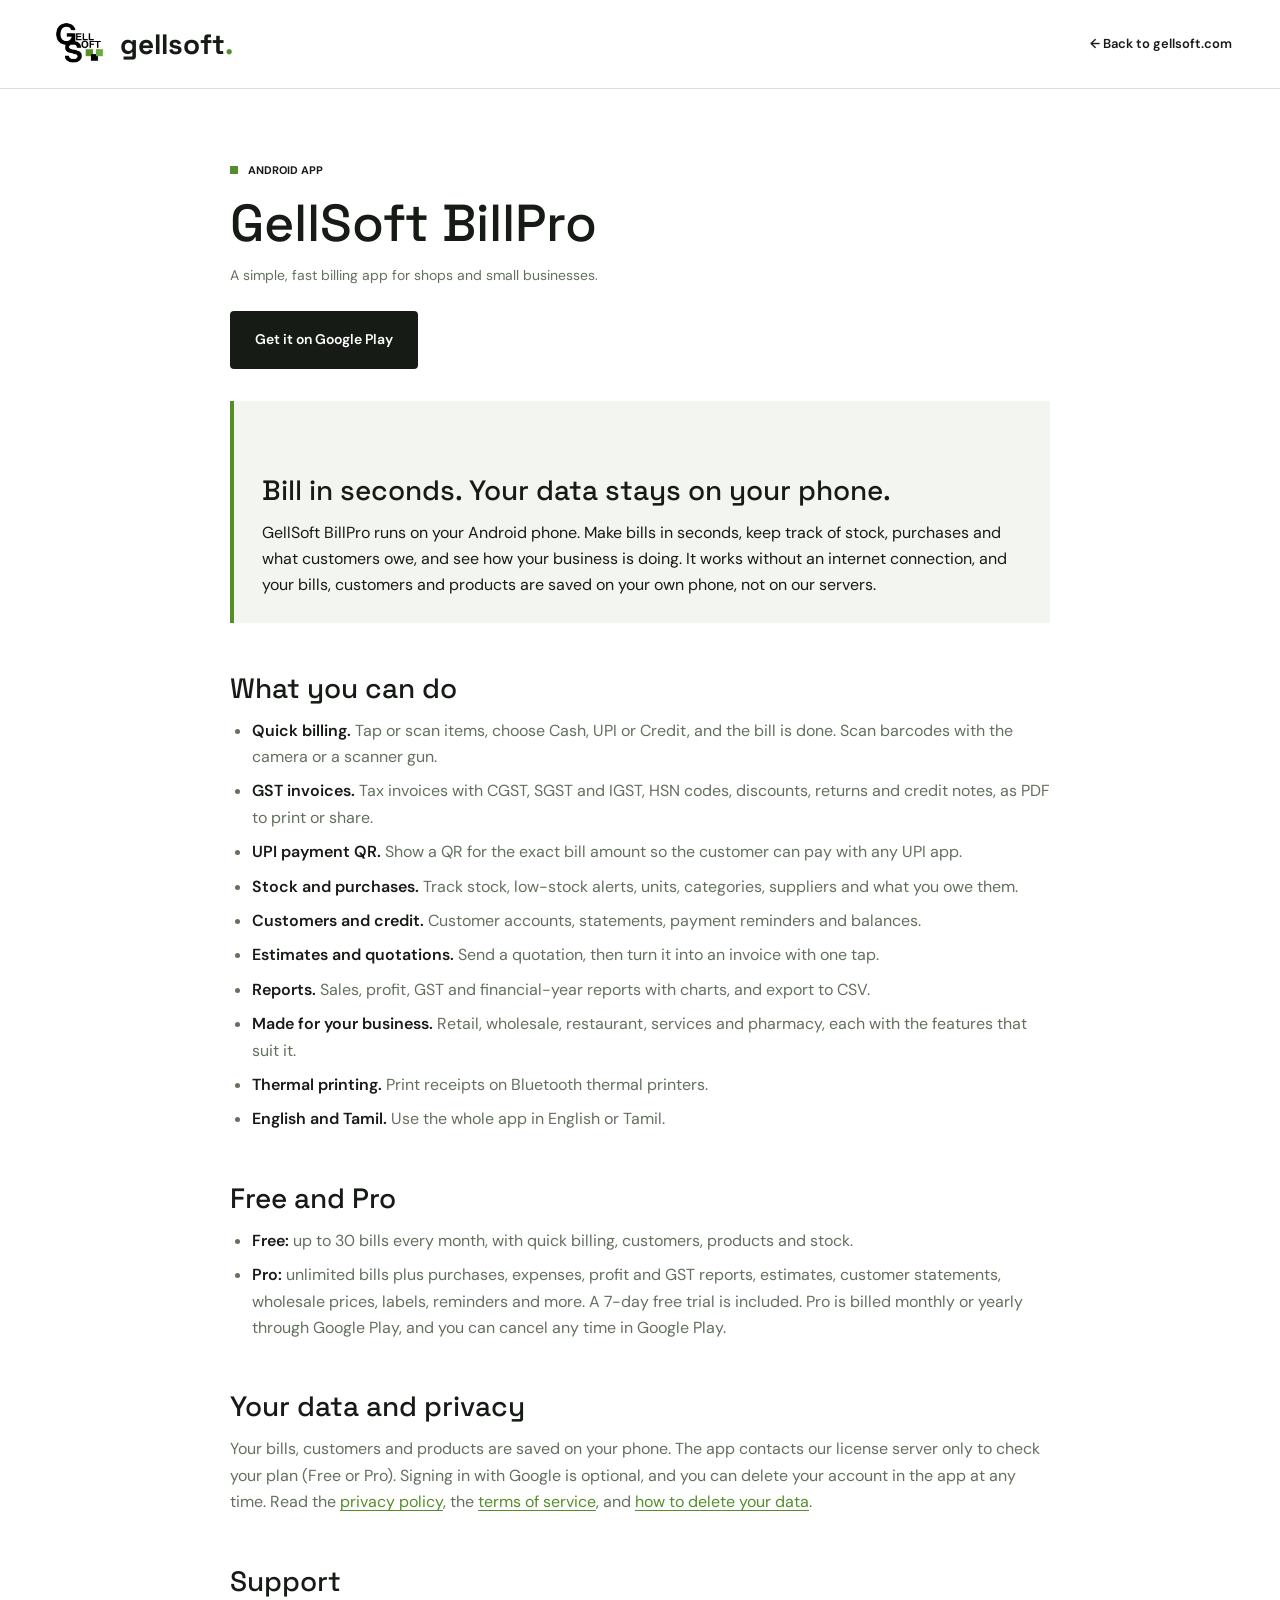
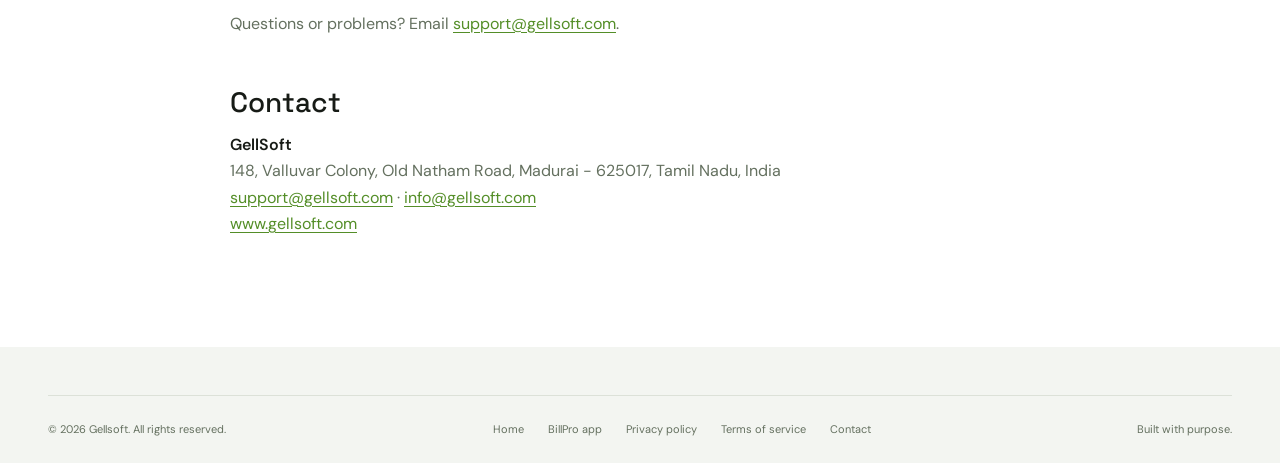
<file: billpro/index.html>
<!DOCTYPE html>
<html lang="en">
<head>
  <meta name="google-adsense-account" content="ca-pub-7039805279882286">
  <script async src="https://pagead2.googlesyndication.com/pagead/js/adsbygoogle.js?client=ca-pub-7039805279882286"
     crossorigin="anonymous"></script>
  <meta charset="UTF-8" />
  <meta name="viewport" content="width=device-width, initial-scale=1.0" />
  <title>GellSoft BillPro: billing app for shops and small businesses | Gellsoft</title>
  <meta name="description" content="GellSoft BillPro is an Android billing app for shops and small businesses in India: GST invoices, quick billing with barcode scan and UPI QR, stock, purchases, reports and more. Works offline." />
  <meta name="theme-color" content="#548e28" />
  <meta name="robots" content="index, follow" />
  <link rel="icon" type="image/jpeg" href="../Gellsoft_logo.jpeg" />
  <link rel="preconnect" href="https://fonts.googleapis.com" />
  <link rel="preconnect" href="https://fonts.gstatic.com" crossorigin />
  <link href="https://fonts.googleapis.com/css2?family=DM+Sans:wght@400;500;600;700&family=Space+Grotesk:wght@400;500;600;700&display=swap" rel="stylesheet" />
  <link rel="stylesheet" href="../css/style.css?v=4" />
</head>
<body>
  <a class="skip-link" href="#main">Skip to content</a>
  <header class="nav">
    <div class="container nav-inner">
      <a href="../" class="logo" aria-label="Gellsoft home"><img class="logo-image" src="../Gellsoft_logo.jpeg" alt="" width="64" height="64" /><span class="logo-text">gellsoft<span class="brand-dot">.</span></span></a>
      <a class="legal-home" href="../">&larr; Back to gellsoft.com</a>
    </div>
  </header>

  <main id="main" class="legal">
    <article class="legal-wrap">
      <p class="eyebrow"><span class="square"></span> Android app</p>
      <h1>GellSoft BillPro</h1>
      <p class="legal-meta">A simple, fast billing app for shops and small businesses.</p>

      <p style="margin:24px 0 8px"><a class="btn btn-dark" style="color:#fff;text-decoration:none" href="https://play.google.com/store/apps/details?id=com.gellsoft.gellsoft_billpro">Get it on Google Play</a></p>

      <section class="legal-summary" aria-labelledby="short">
        <h2 id="short">Bill in seconds. Your data stays on your phone.</h2>
        <p>GellSoft BillPro runs on your Android phone. Make bills in seconds, keep track of stock, purchases and what customers owe, and see how your business is doing. It works without an internet connection, and your bills, customers and products are saved on your own phone, not on our servers.</p>
      </section>

      <h2>What you can do</h2>
      <ul>
        <li><strong>Quick billing.</strong> Tap or scan items, choose Cash, UPI or Credit, and the bill is done. Scan barcodes with the camera or a scanner gun.</li>
        <li><strong>GST invoices.</strong> Tax invoices with CGST, SGST and IGST, HSN codes, discounts, returns and credit notes, as PDF to print or share.</li>
        <li><strong>UPI payment QR.</strong> Show a QR for the exact bill amount so the customer can pay with any UPI app.</li>
        <li><strong>Stock and purchases.</strong> Track stock, low-stock alerts, units, categories, suppliers and what you owe them.</li>
        <li><strong>Customers and credit.</strong> Customer accounts, statements, payment reminders and balances.</li>
        <li><strong>Estimates and quotations.</strong> Send a quotation, then turn it into an invoice with one tap.</li>
        <li><strong>Reports.</strong> Sales, profit, GST and financial-year reports with charts, and export to CSV.</li>
        <li><strong>Made for your business.</strong> Retail, wholesale, restaurant, services and pharmacy, each with the features that suit it.</li>
        <li><strong>Thermal printing.</strong> Print receipts on Bluetooth thermal printers.</li>
        <li><strong>English and Tamil.</strong> Use the whole app in English or Tamil.</li>
      </ul>

      <h2>Free and Pro</h2>
      <ul>
        <li><strong>Free:</strong> up to 30 bills every month, with quick billing, customers, products and stock.</li>
        <li><strong>Pro:</strong> unlimited bills plus purchases, expenses, profit and GST reports, estimates, customer statements, wholesale prices, labels, reminders and more. A 7-day free trial is included. Pro is billed monthly or yearly through Google Play, and you can cancel any time in Google Play.</li>
      </ul>

      <h2>Your data and privacy</h2>
      <p>Your bills, customers and products are saved on your phone. The app contacts our license server only to check your plan (Free or Pro). Signing in with Google is optional, and you can delete your account in the app at any time. Read the <a href="../privacy/billpro/">privacy policy</a>, the <a href="../terms/billpro/">terms of service</a>, and <a href="../privacy/billpro/delete-data/">how to delete your data</a>.</p>

      <h2>Support</h2>
      <p>Questions or problems? Email <a href="mailto:support@gellsoft.com">support@gellsoft.com</a>.</p>

      <h2>Contact</h2>
      <p>
        <strong>GellSoft</strong><br />
        148, Valluvar Colony, Old Natham Road, Madurai - 625017, Tamil Nadu, India<br />
        <a href="mailto:support@gellsoft.com">support@gellsoft.com</a> &middot; <a href="mailto:info@gellsoft.com">info@gellsoft.com</a><br />
        <a href="../">www.gellsoft.com</a>
      </p>
    </article>
  </main>

  <footer class="footer"><div class="container"><div class="footer-bottom"><p>&copy; 2026 Gellsoft. All rights reserved.</p><nav aria-label="Footer navigation"><a href="../">Home</a><a href="../billpro/">BillPro app</a><a href="../privacy/billpro/">Privacy policy</a><a href="../terms/billpro/">Terms of service</a><a href="../#contact">Contact</a></nav><span>Built with purpose.</span></div></div></footer>
</body>
</html>
</file>
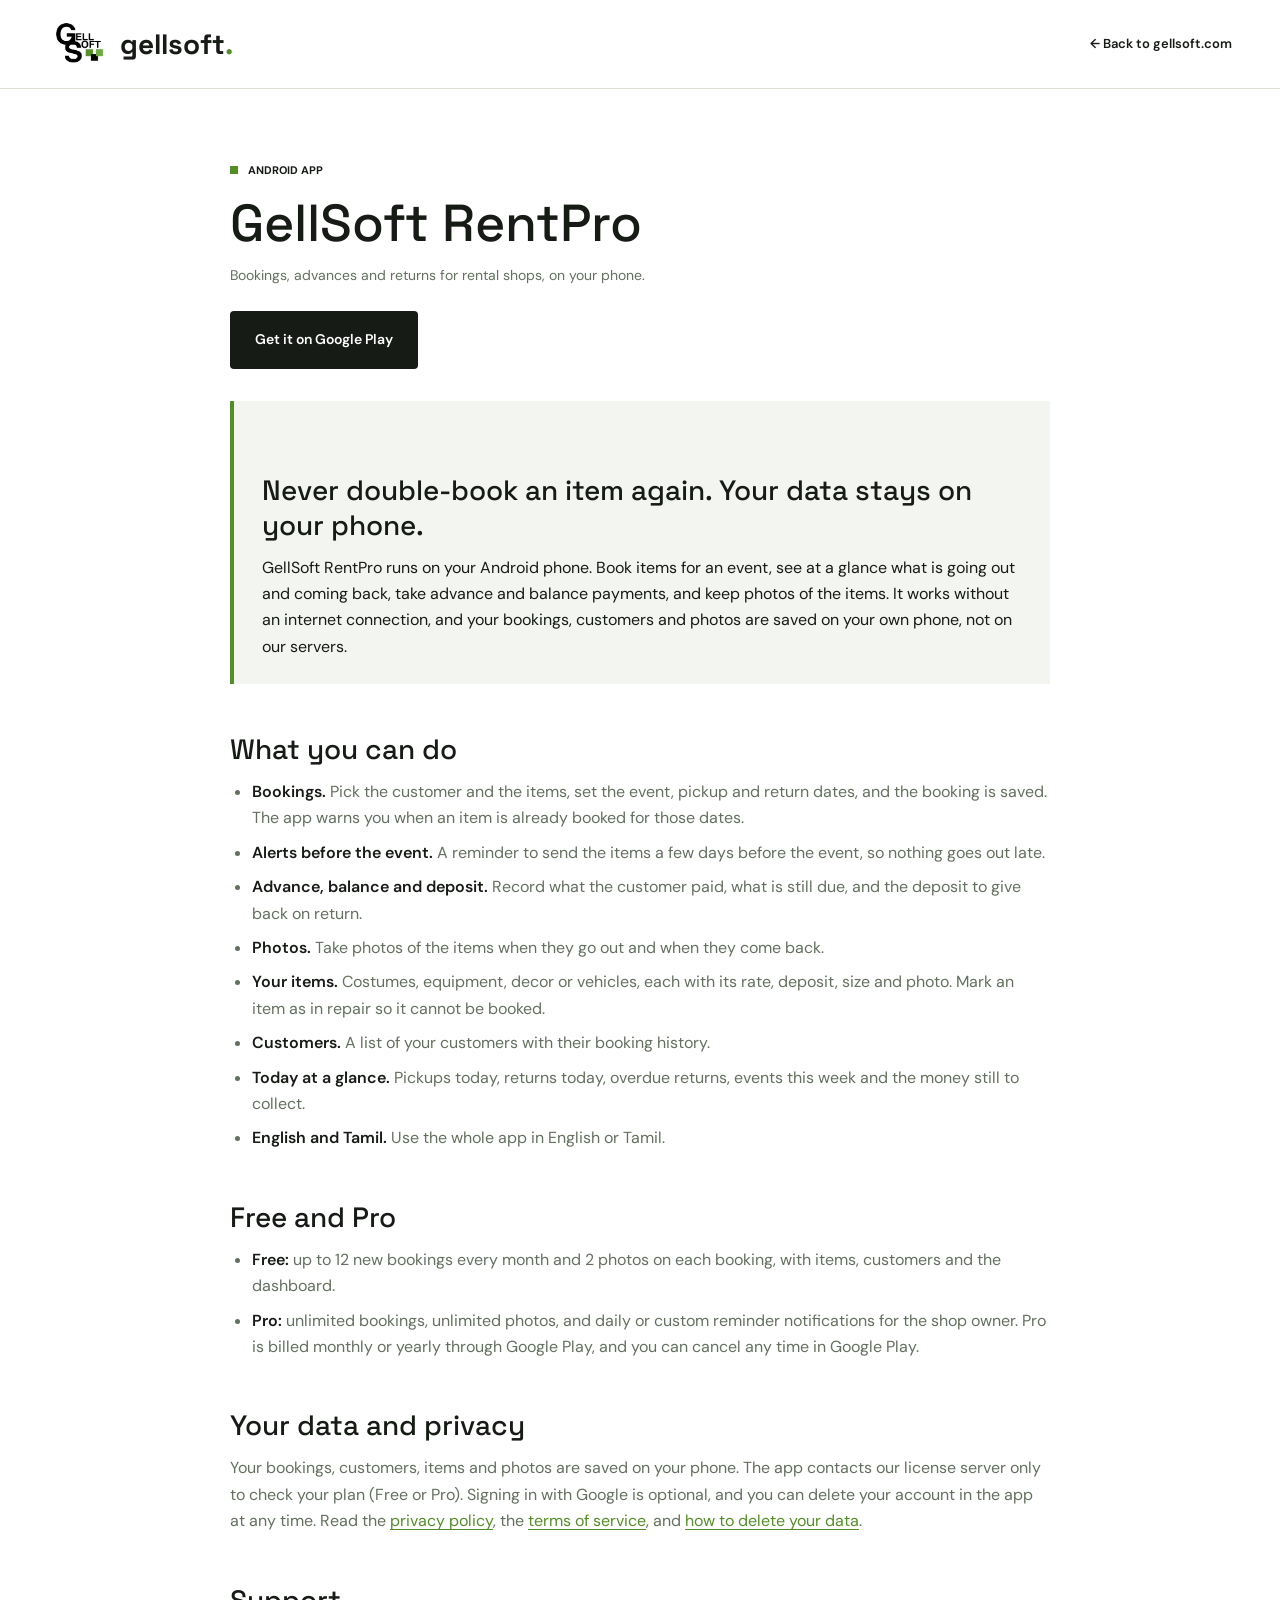
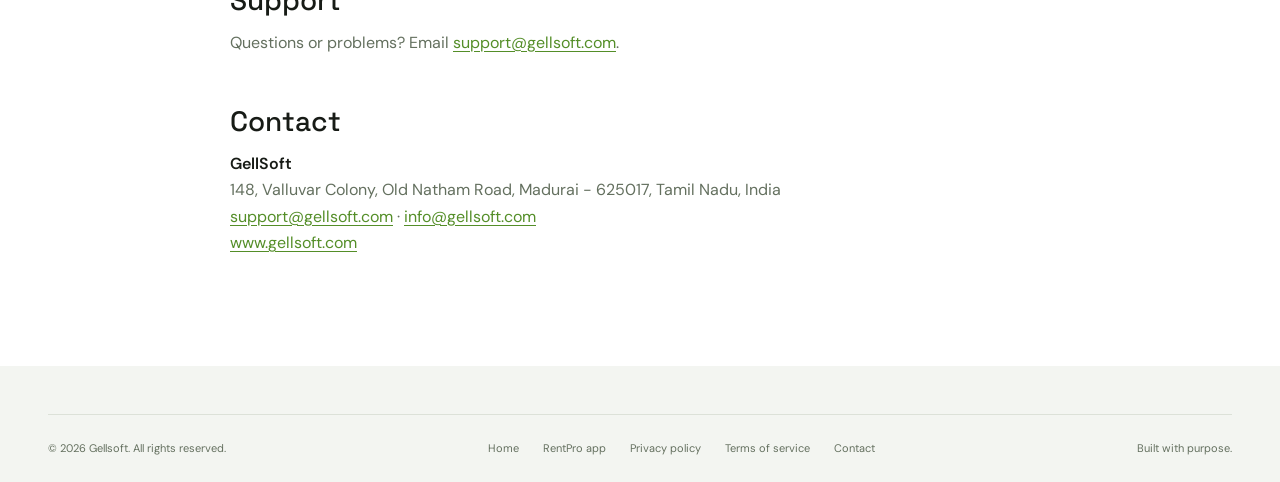
<file: rentpro/index.html>
<!DOCTYPE html>
<html lang="en">
<head>
  <meta name="google-adsense-account" content="ca-pub-7039805279882286">
  <script async src="https://pagead2.googlesyndication.com/pagead/js/adsbygoogle.js?client=ca-pub-7039805279882286"
     crossorigin="anonymous"></script>
  <meta charset="UTF-8" />
  <meta name="viewport" content="width=device-width, initial-scale=1.0" />
  <title>GellSoft RentPro: booking app for rental shops | Gellsoft</title>
  <meta name="description" content="GellSoft RentPro is an Android booking app for rental shops in India: costumes, equipment, party decor and vehicles. Book items for an event date, avoid double bookings, take advance payments, keep photos and get reminders. Works offline." />
  <meta name="theme-color" content="#6b2d8c" />
  <meta name="robots" content="index, follow" />
  <link rel="icon" type="image/jpeg" href="../Gellsoft_logo.jpeg" />
  <link rel="preconnect" href="https://fonts.googleapis.com" />
  <link rel="preconnect" href="https://fonts.gstatic.com" crossorigin />
  <link href="https://fonts.googleapis.com/css2?family=DM+Sans:wght@400;500;600;700&family=Space+Grotesk:wght@400;500;600;700&display=swap" rel="stylesheet" />
  <link rel="stylesheet" href="../css/style.css?v=4" />
</head>
<body>
  <a class="skip-link" href="#main">Skip to content</a>
  <header class="nav">
    <div class="container nav-inner">
      <a href="../" class="logo" aria-label="Gellsoft home"><img class="logo-image" src="../Gellsoft_logo.jpeg" alt="" width="64" height="64" /><span class="logo-text">gellsoft<span class="brand-dot">.</span></span></a>
      <a class="legal-home" href="../">&larr; Back to gellsoft.com</a>
    </div>
  </header>

  <main id="main" class="legal">
    <article class="legal-wrap">
      <p class="eyebrow"><span class="square"></span> Android app</p>
      <h1>GellSoft RentPro</h1>
      <p class="legal-meta">Bookings, advances and returns for rental shops, on your phone.</p>

      <p style="margin:24px 0 8px"><a class="btn btn-dark" style="color:#fff;text-decoration:none" href="https://play.google.com/store/apps/details?id=com.gellsoft.gellsoft_rentpro">Get it on Google Play</a></p>

      <section class="legal-summary" aria-labelledby="short">
        <h2 id="short">Never double-book an item again. Your data stays on your phone.</h2>
        <p>GellSoft RentPro runs on your Android phone. Book items for an event, see at a glance what is going out and coming back, take advance and balance payments, and keep photos of the items. It works without an internet connection, and your bookings, customers and photos are saved on your own phone, not on our servers.</p>
      </section>

      <h2>What you can do</h2>
      <ul>
        <li><strong>Bookings.</strong> Pick the customer and the items, set the event, pickup and return dates, and the booking is saved. The app warns you when an item is already booked for those dates.</li>
        <li><strong>Alerts before the event.</strong> A reminder to send the items a few days before the event, so nothing goes out late.</li>
        <li><strong>Advance, balance and deposit.</strong> Record what the customer paid, what is still due, and the deposit to give back on return.</li>
        <li><strong>Photos.</strong> Take photos of the items when they go out and when they come back.</li>
        <li><strong>Your items.</strong> Costumes, equipment, decor or vehicles, each with its rate, deposit, size and photo. Mark an item as in repair so it cannot be booked.</li>
        <li><strong>Customers.</strong> A list of your customers with their booking history.</li>
        <li><strong>Today at a glance.</strong> Pickups today, returns today, overdue returns, events this week and the money still to collect.</li>
        <li><strong>English and Tamil.</strong> Use the whole app in English or Tamil.</li>
      </ul>

      <h2>Free and Pro</h2>
      <ul>
        <li><strong>Free:</strong> up to 12 new bookings every month and 2 photos on each booking, with items, customers and the dashboard.</li>
        <li><strong>Pro:</strong> unlimited bookings, unlimited photos, and daily or custom reminder notifications for the shop owner. Pro is billed monthly or yearly through Google Play, and you can cancel any time in Google Play.</li>
      </ul>

      <h2>Your data and privacy</h2>
      <p>Your bookings, customers, items and photos are saved on your phone. The app contacts our license server only to check your plan (Free or Pro). Signing in with Google is optional, and you can delete your account in the app at any time. Read the <a href="../privacy/rentpro/">privacy policy</a>, the <a href="../terms/rentpro/">terms of service</a>, and <a href="../privacy/rentpro/delete-data/">how to delete your data</a>.</p>

      <h2>Support</h2>
      <p>Questions or problems? Email <a href="mailto:support@gellsoft.com">support@gellsoft.com</a>.</p>

      <h2>Contact</h2>
      <p>
        <strong>GellSoft</strong><br />
        148, Valluvar Colony, Old Natham Road, Madurai - 625017, Tamil Nadu, India<br />
        <a href="mailto:support@gellsoft.com">support@gellsoft.com</a> &middot; <a href="mailto:info@gellsoft.com">info@gellsoft.com</a><br />
        <a href="../">www.gellsoft.com</a>
      </p>
    </article>
  </main>

  <footer class="footer"><div class="container"><div class="footer-bottom"><p>&copy; 2026 Gellsoft. All rights reserved.</p><nav aria-label="Footer navigation"><a href="../">Home</a><a href="../rentpro/">RentPro app</a><a href="../privacy/rentpro/">Privacy policy</a><a href="../terms/rentpro/">Terms of service</a><a href="../#contact">Contact</a></nav><span>Built with purpose.</span></div></div></footer>
</body>
</html>
</file>
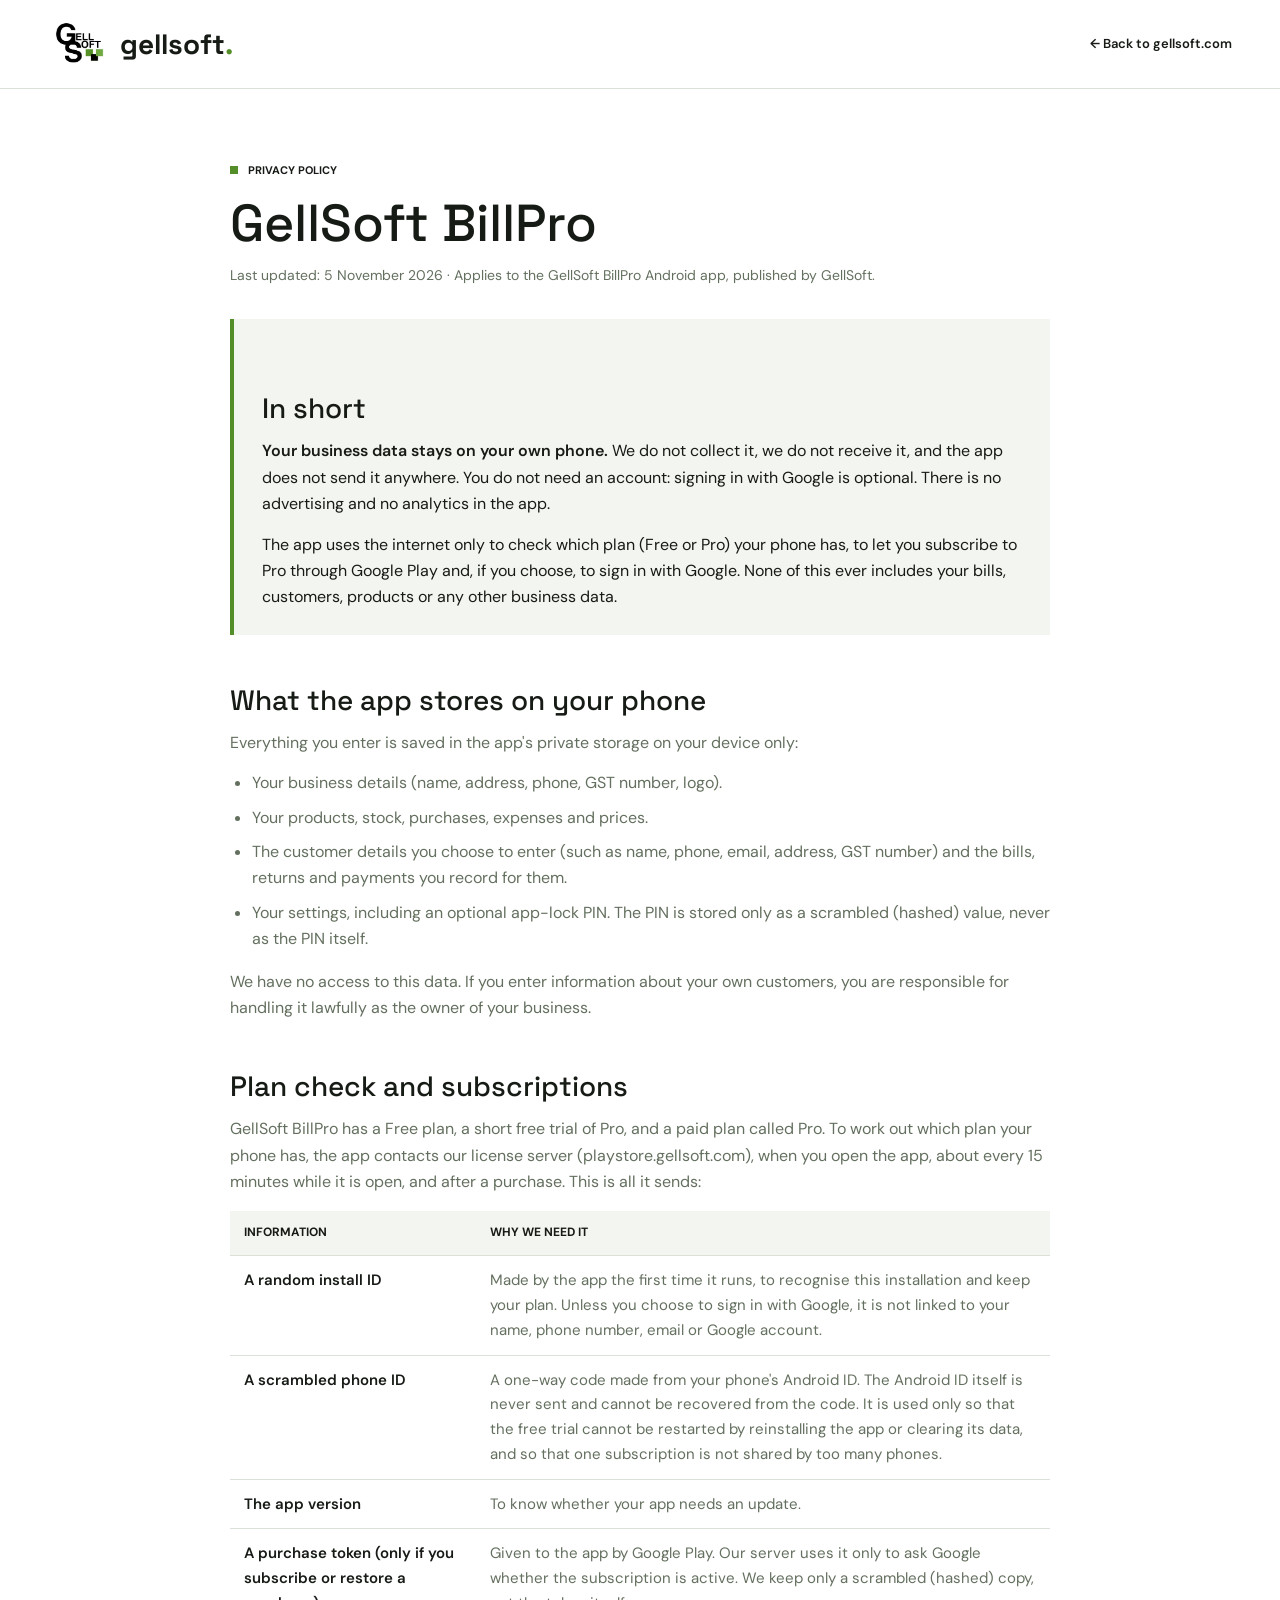
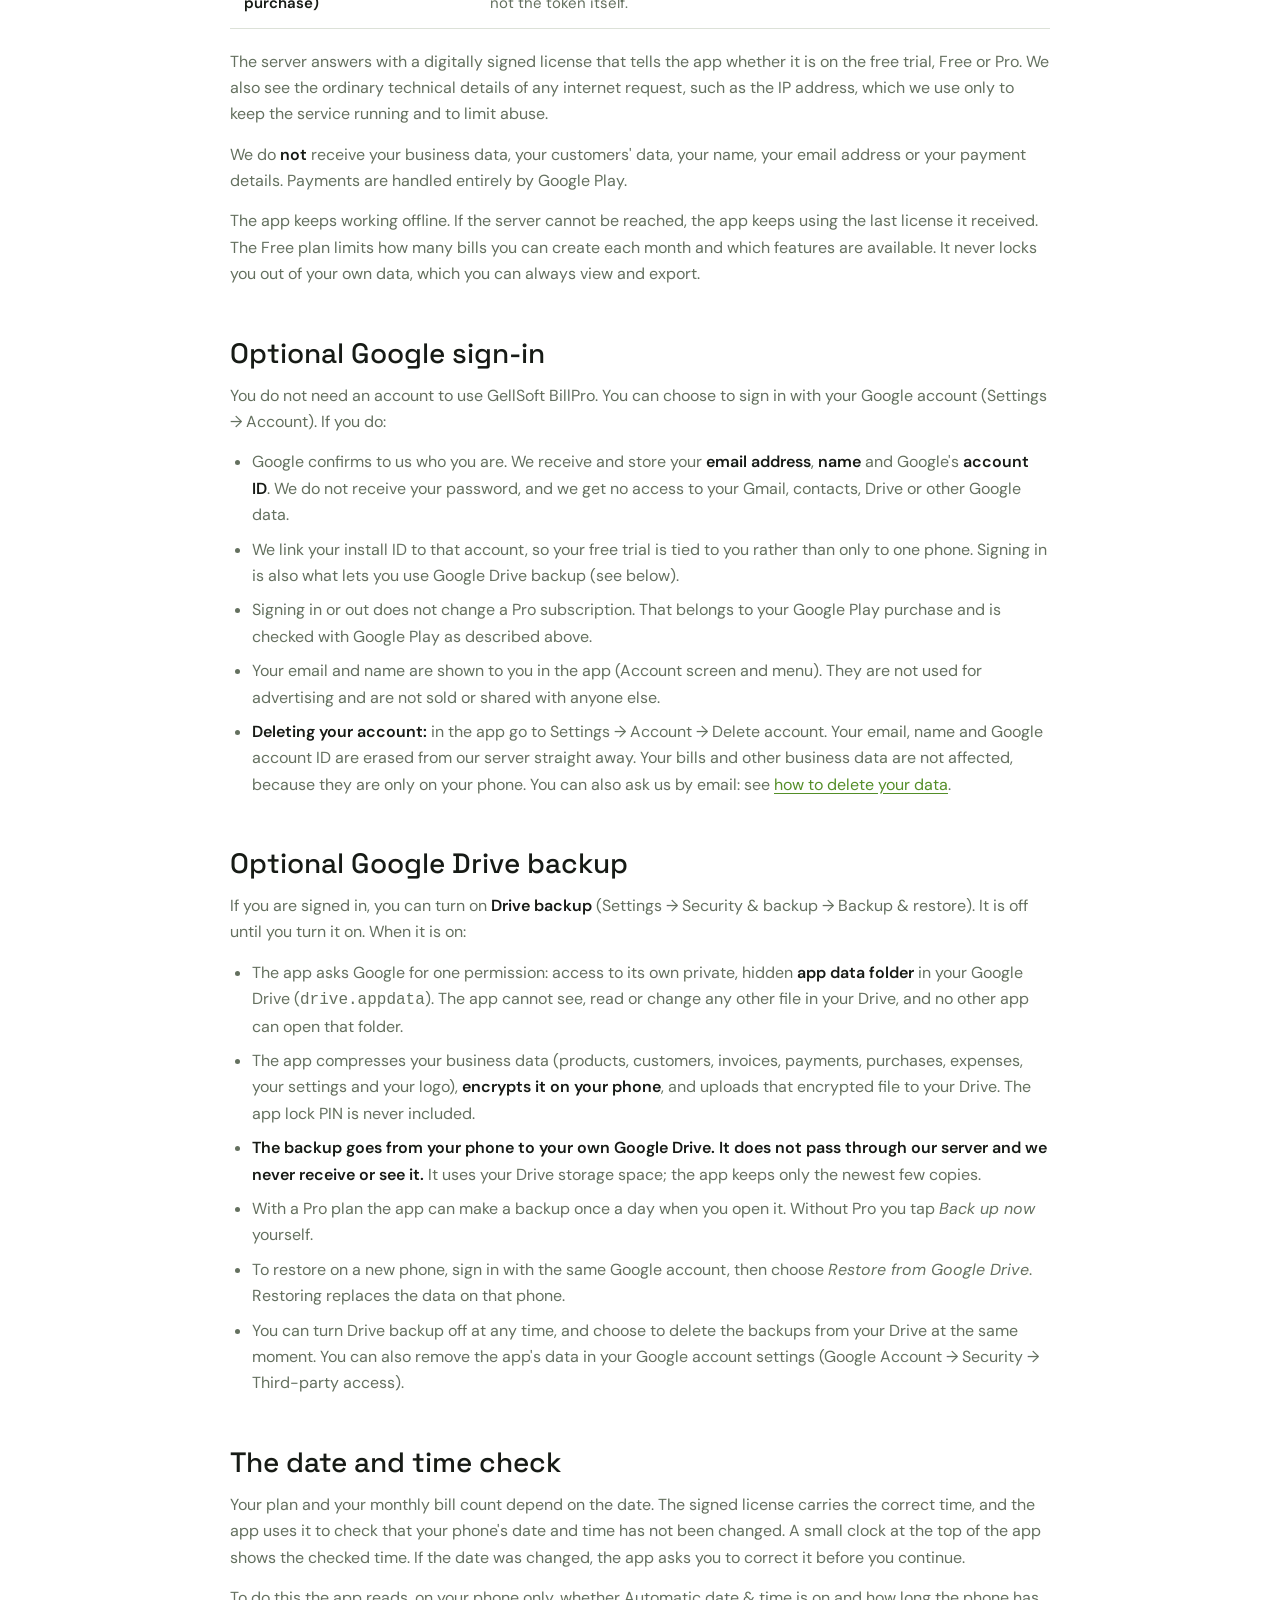
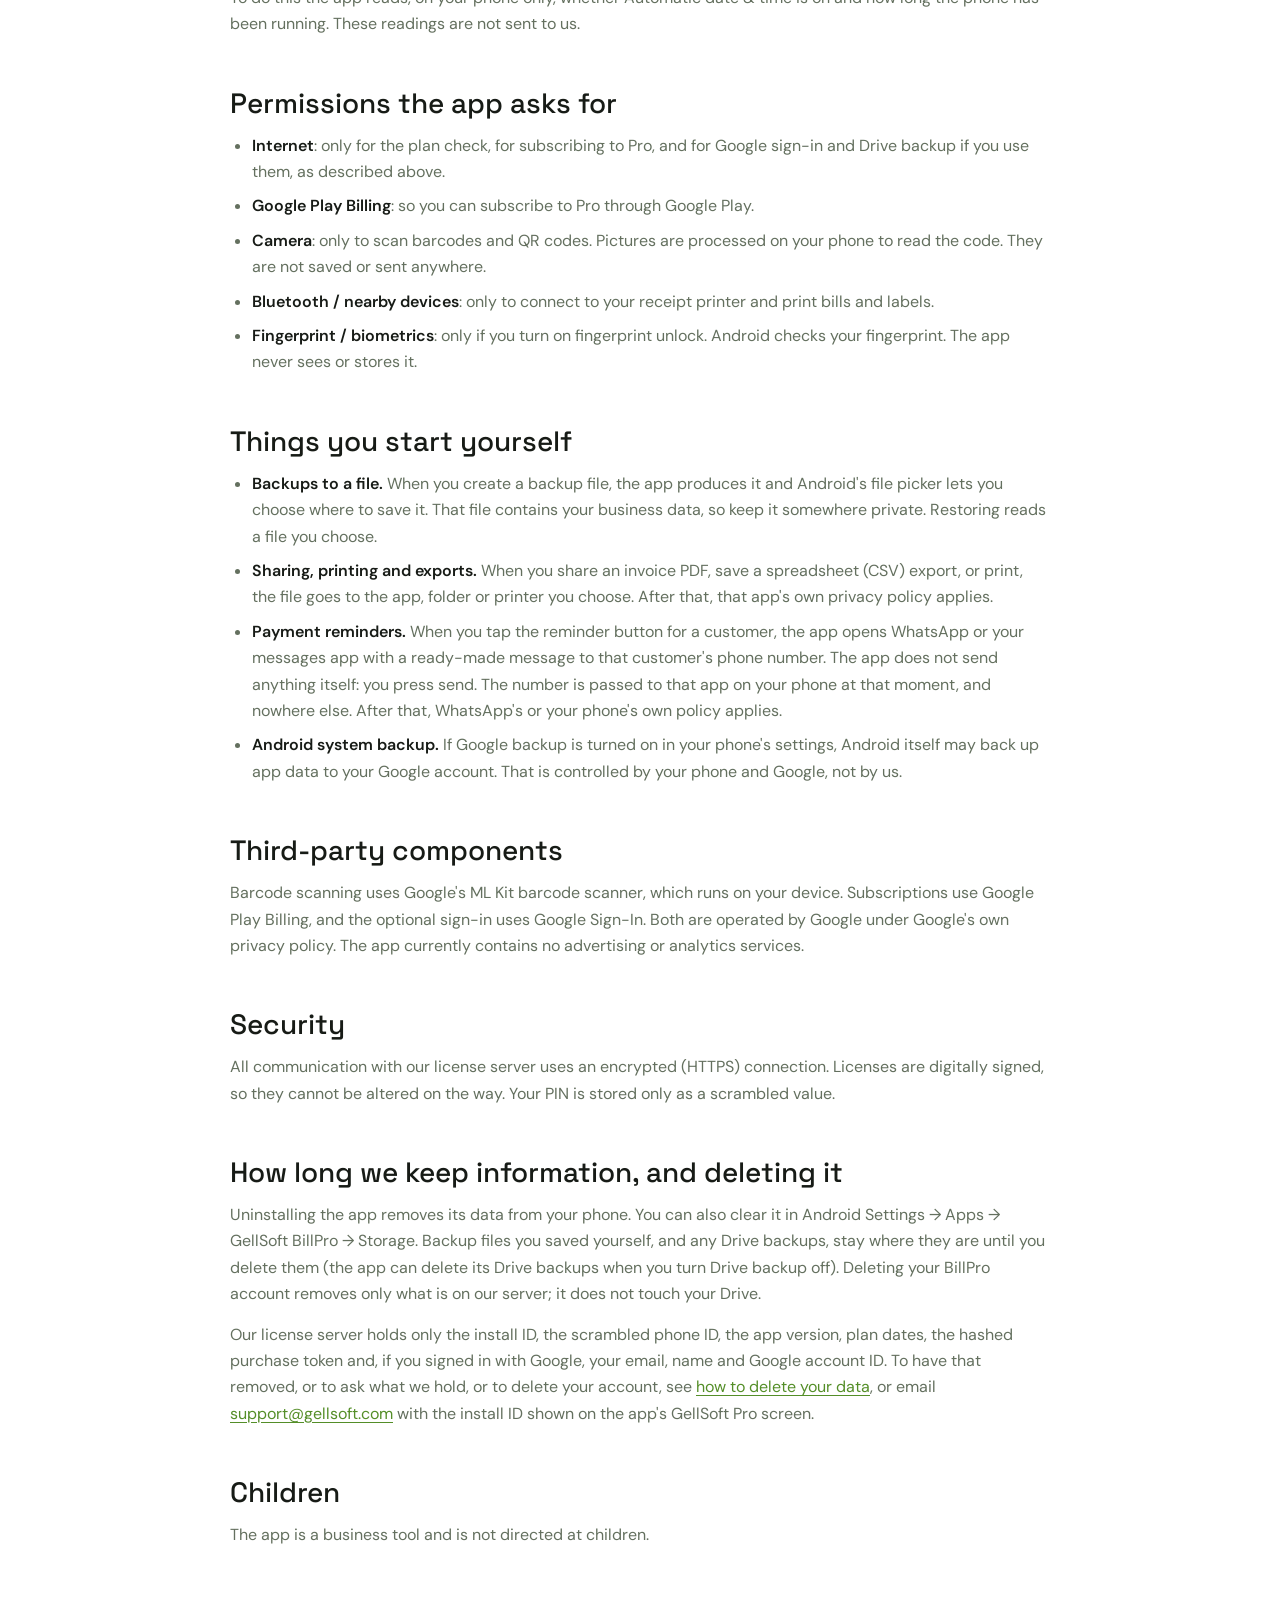
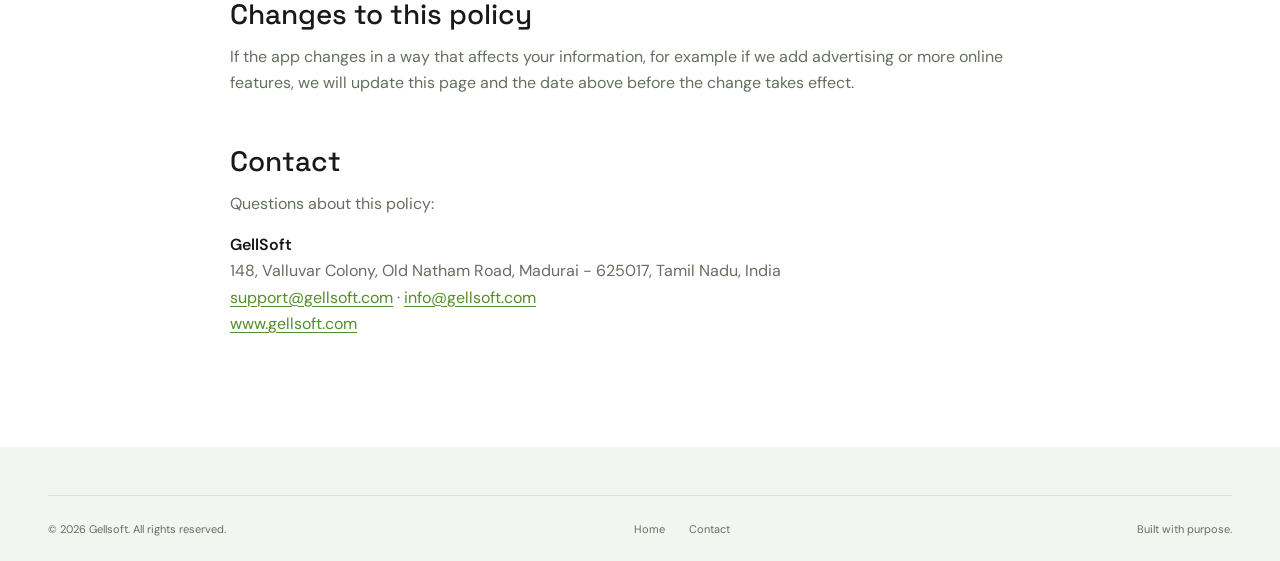
<file: privacy/billpro/index.html>
<!DOCTYPE html>
<html lang="en">
<head>
  <meta name="google-adsense-account" content="ca-pub-7039805279882286">
  <script async src="https://pagead2.googlesyndication.com/pagead/js/adsbygoogle.js?client=ca-pub-7039805279882286"
     crossorigin="anonymous"></script>
  <meta charset="UTF-8" />
  <meta name="viewport" content="width=device-width, initial-scale=1.0" />
  <title>GellSoft BillPro Privacy Policy | Gellsoft</title>
  <meta name="description" content="How the GellSoft BillPro Android billing app handles your information. Your shop data stays on your phone." />
  <meta name="theme-color" content="#548e28" />
  <meta name="robots" content="index, follow" />
  <link rel="icon" type="image/jpeg" href="../../Gellsoft_logo.jpeg" />
  <link rel="preconnect" href="https://fonts.googleapis.com" />
  <link rel="preconnect" href="https://fonts.gstatic.com" crossorigin />
  <link href="https://fonts.googleapis.com/css2?family=DM+Sans:wght@400;500;600;700&family=Space+Grotesk:wght@400;500;600;700&display=swap" rel="stylesheet" />
  <link rel="stylesheet" href="../../css/style.css?v=4" />
</head>
<body>
  <a class="skip-link" href="#main">Skip to content</a>
  <header class="nav">
    <div class="container nav-inner">
      <a href="../../" class="logo" aria-label="Gellsoft home"><img class="logo-image" src="../../Gellsoft_logo.jpeg" alt="" width="64" height="64" /><span class="logo-text">gellsoft<span class="brand-dot">.</span></span></a>
      <a class="legal-home" href="../../">&larr; Back to gellsoft.com</a>
    </div>
  </header>

  <main id="main" class="legal">
    <article class="legal-wrap">
      <p class="eyebrow"><span class="square"></span> Privacy policy</p>
      <h1>GellSoft BillPro</h1>
      <p class="legal-meta">Last updated: 5 November 2026 &middot; Applies to the GellSoft BillPro Android app, published by GellSoft.</p>

      <section class="legal-summary" aria-labelledby="short">
        <h2 id="short">In short</h2>
        <p><strong>Your business data stays on your own phone.</strong> We do not collect it, we do not receive it, and the app does not send it anywhere. You do not need an account: signing in with Google is optional. There is no advertising and no analytics in the app.</p>
        <p>The app uses the internet only to check which plan (Free or Pro) your phone has, to let you subscribe to Pro through Google Play and, if you choose, to sign in with Google. None of this ever includes your bills, customers, products or any other business data.</p>
      </section>

      <h2>What the app stores on your phone</h2>
      <p>Everything you enter is saved in the app's private storage on your device only:</p>
      <ul>
        <li>Your business details (name, address, phone, GST number, logo).</li>
        <li>Your products, stock, purchases, expenses and prices.</li>
        <li>The customer details you choose to enter (such as name, phone, email, address, GST number) and the bills, returns and payments you record for them.</li>
        <li>Your settings, including an optional app-lock PIN. The PIN is stored only as a scrambled (hashed) value, never as the PIN itself.</li>
      </ul>
      <p>We have no access to this data. If you enter information about your own customers, you are responsible for handling it lawfully as the owner of your business.</p>

      <h2>Plan check and subscriptions</h2>
      <p>GellSoft BillPro has a Free plan, a short free trial of Pro, and a paid plan called Pro. To work out which plan your phone has, the app contacts our license server (playstore.gellsoft.com), when you open the app, about every 15 minutes while it is open, and after a purchase. This is all it sends:</p>
      <div class="legal-table-wrap">
        <table class="legal-table">
          <thead><tr><th scope="col">Information</th><th scope="col">Why we need it</th></tr></thead>
          <tbody>
            <tr><th scope="row">A random install ID</th><td>Made by the app the first time it runs, to recognise this installation and keep your plan. Unless you choose to sign in with Google, it is not linked to your name, phone number, email or Google account.</td></tr>
            <tr><th scope="row">A scrambled phone ID</th><td>A one-way code made from your phone's Android ID. The Android ID itself is never sent and cannot be recovered from the code. It is used only so that the free trial cannot be restarted by reinstalling the app or clearing its data, and so that one subscription is not shared by too many phones.</td></tr>
            <tr><th scope="row">The app version</th><td>To know whether your app needs an update.</td></tr>
            <tr><th scope="row">A purchase token (only if you subscribe or restore a purchase)</th><td>Given to the app by Google Play. Our server uses it only to ask Google whether the subscription is active. We keep only a scrambled (hashed) copy, not the token itself.</td></tr>
          </tbody>
        </table>
      </div>
      <p>The server answers with a digitally signed license that tells the app whether it is on the free trial, Free or Pro. We also see the ordinary technical details of any internet request, such as the IP address, which we use only to keep the service running and to limit abuse.</p>
      <p>We do <strong>not</strong> receive your business data, your customers' data, your name, your email address or your payment details. Payments are handled entirely by Google Play.</p>
      <p>The app keeps working offline. If the server cannot be reached, the app keeps using the last license it received. The Free plan limits how many bills you can create each month and which features are available. It never locks you out of your own data, which you can always view and export.</p>

      <h2>Optional Google sign-in</h2>
      <p>You do not need an account to use GellSoft BillPro. You can choose to sign in with your Google account (Settings &rarr; Account). If you do:</p>
      <ul>
        <li>Google confirms to us who you are. We receive and store your <strong>email address</strong>, <strong>name</strong> and Google's <strong>account ID</strong>. We do not receive your password, and we get no access to your Gmail, contacts, Drive or other Google data.</li>
        <li>We link your install ID to that account, so your free trial is tied to you rather than only to one phone. Signing in is also what lets you use Google Drive backup (see below).</li>
        <li>Signing in or out does not change a Pro subscription. That belongs to your Google Play purchase and is checked with Google Play as described above.</li>
        <li>Your email and name are shown to you in the app (Account screen and menu). They are not used for advertising and are not sold or shared with anyone else.</li>
        <li><strong>Deleting your account:</strong> in the app go to Settings &rarr; Account &rarr; Delete account. Your email, name and Google account ID are erased from our server straight away. Your bills and other business data are not affected, because they are only on your phone. You can also ask us by email: see <a href="delete-data/">how to delete your data</a>.</li>
      </ul>

      <h2>Optional Google Drive backup</h2>
      <p>If you are signed in, you can turn on <strong>Drive backup</strong> (Settings &rarr; Security &amp; backup &rarr; Backup &amp; restore). It is off until you turn it on. When it is on:</p>
      <ul>
        <li>The app asks Google for one permission: access to its own private, hidden <strong>app data folder</strong> in your Google Drive (<code>drive.appdata</code>). The app cannot see, read or change any other file in your Drive, and no other app can open that folder.</li>
        <li>The app compresses your business data (products, customers, invoices, payments, purchases, expenses, your settings and your logo), <strong>encrypts it on your phone</strong>, and uploads that encrypted file to your Drive. The app lock PIN is never included.</li>
        <li><strong>The backup goes from your phone to your own Google Drive. It does not pass through our server and we never receive or see it.</strong> It uses your Drive storage space; the app keeps only the newest few copies.</li>
        <li>With a Pro plan the app can make a backup once a day when you open it. Without Pro you tap <em>Back up now</em> yourself.</li>
        <li>To restore on a new phone, sign in with the same Google account, then choose <em>Restore from Google Drive</em>. Restoring replaces the data on that phone.</li>
        <li>You can turn Drive backup off at any time, and choose to delete the backups from your Drive at the same moment. You can also remove the app's data in your Google account settings (Google Account &rarr; Security &rarr; Third-party access).</li>
      </ul>

      <h2>The date and time check</h2>
      <p>Your plan and your monthly bill count depend on the date. The signed license carries the correct time, and the app uses it to check that your phone's date and time has not been changed. A small clock at the top of the app shows the checked time. If the date was changed, the app asks you to correct it before you continue.</p>
      <p>To do this the app reads, on your phone only, whether Automatic date &amp; time is on and how long the phone has been running. These readings are not sent to us.</p>

      <h2>Permissions the app asks for</h2>
      <ul>
        <li><strong>Internet</strong>: only for the plan check, for subscribing to Pro, and for Google sign-in and Drive backup if you use them, as described above.</li>
        <li><strong>Google Play Billing</strong>: so you can subscribe to Pro through Google Play.</li>
        <li><strong>Camera</strong>: only to scan barcodes and QR codes. Pictures are processed on your phone to read the code. They are not saved or sent anywhere.</li>
        <li><strong>Bluetooth / nearby devices</strong>: only to connect to your receipt printer and print bills and labels.</li>
        <li><strong>Fingerprint / biometrics</strong>: only if you turn on fingerprint unlock. Android checks your fingerprint. The app never sees or stores it.</li>
      </ul>

      <h2>Things you start yourself</h2>
      <ul>
        <li><strong>Backups to a file.</strong> When you create a backup file, the app produces it and Android's file picker lets you choose where to save it. That file contains your business data, so keep it somewhere private. Restoring reads a file you choose.</li>
        <li><strong>Sharing, printing and exports.</strong> When you share an invoice PDF, save a spreadsheet (CSV) export, or print, the file goes to the app, folder or printer you choose. After that, that app's own privacy policy applies.</li>
        <li><strong>Payment reminders.</strong> When you tap the reminder button for a customer, the app opens WhatsApp or your messages app with a ready-made message to that customer's phone number. The app does not send anything itself: you press send. The number is passed to that app on your phone at that moment, and nowhere else. After that, WhatsApp's or your phone's own policy applies.</li>
        <li><strong>Android system backup.</strong> If Google backup is turned on in your phone's settings, Android itself may back up app data to your Google account. That is controlled by your phone and Google, not by us.</li>
      </ul>

      <h2>Third-party components</h2>
      <p>Barcode scanning uses Google's ML Kit barcode scanner, which runs on your device. Subscriptions use Google Play Billing, and the optional sign-in uses Google Sign-In. Both are operated by Google under Google's own privacy policy. The app currently contains no advertising or analytics services.</p>

      <h2>Security</h2>
      <p>All communication with our license server uses an encrypted (HTTPS) connection. Licenses are digitally signed, so they cannot be altered on the way. Your PIN is stored only as a scrambled value.</p>

      <h2>How long we keep information, and deleting it</h2>
      <p>Uninstalling the app removes its data from your phone. You can also clear it in Android Settings &rarr; Apps &rarr; GellSoft BillPro &rarr; Storage. Backup files you saved yourself, and any Drive backups, stay where they are until you delete them (the app can delete its Drive backups when you turn Drive backup off). Deleting your BillPro account removes only what is on our server; it does not touch your Drive.</p>
      <p>Our license server holds only the install ID, the scrambled phone ID, the app version, plan dates, the hashed purchase token and, if you signed in with Google, your email, name and Google account ID. To have that removed, or to ask what we hold, or to delete your account, see <a href="delete-data/">how to delete your data</a>, or email <a href="mailto:support@gellsoft.com">support@gellsoft.com</a> with the install ID shown on the app's GellSoft Pro screen.</p>

      <h2>Children</h2>
      <p>The app is a business tool and is not directed at children.</p>

      <h2>Changes to this policy</h2>
      <p>If the app changes in a way that affects your information, for example if we add advertising or more online features, we will update this page and the date above before the change takes effect.</p>

      <h2>Contact</h2>
      <p>Questions about this policy:</p>
      <p>
        <strong>GellSoft</strong><br />
        148, Valluvar Colony, Old Natham Road, Madurai - 625017, Tamil Nadu, India<br />
        <a href="mailto:support@gellsoft.com">support@gellsoft.com</a> &middot; <a href="mailto:info@gellsoft.com">info@gellsoft.com</a><br />
        <a href="../../">www.gellsoft.com</a>
      </p>
    </article>
  </main>

  <footer class="footer"><div class="container"><div class="footer-bottom"><p>&copy; 2026 Gellsoft. All rights reserved.</p><nav aria-label="Footer navigation"><a href="../../">Home</a><a href="../../#contact">Contact</a></nav><span>Built with purpose.</span></div></div></footer>
</body>
</html>
</file>
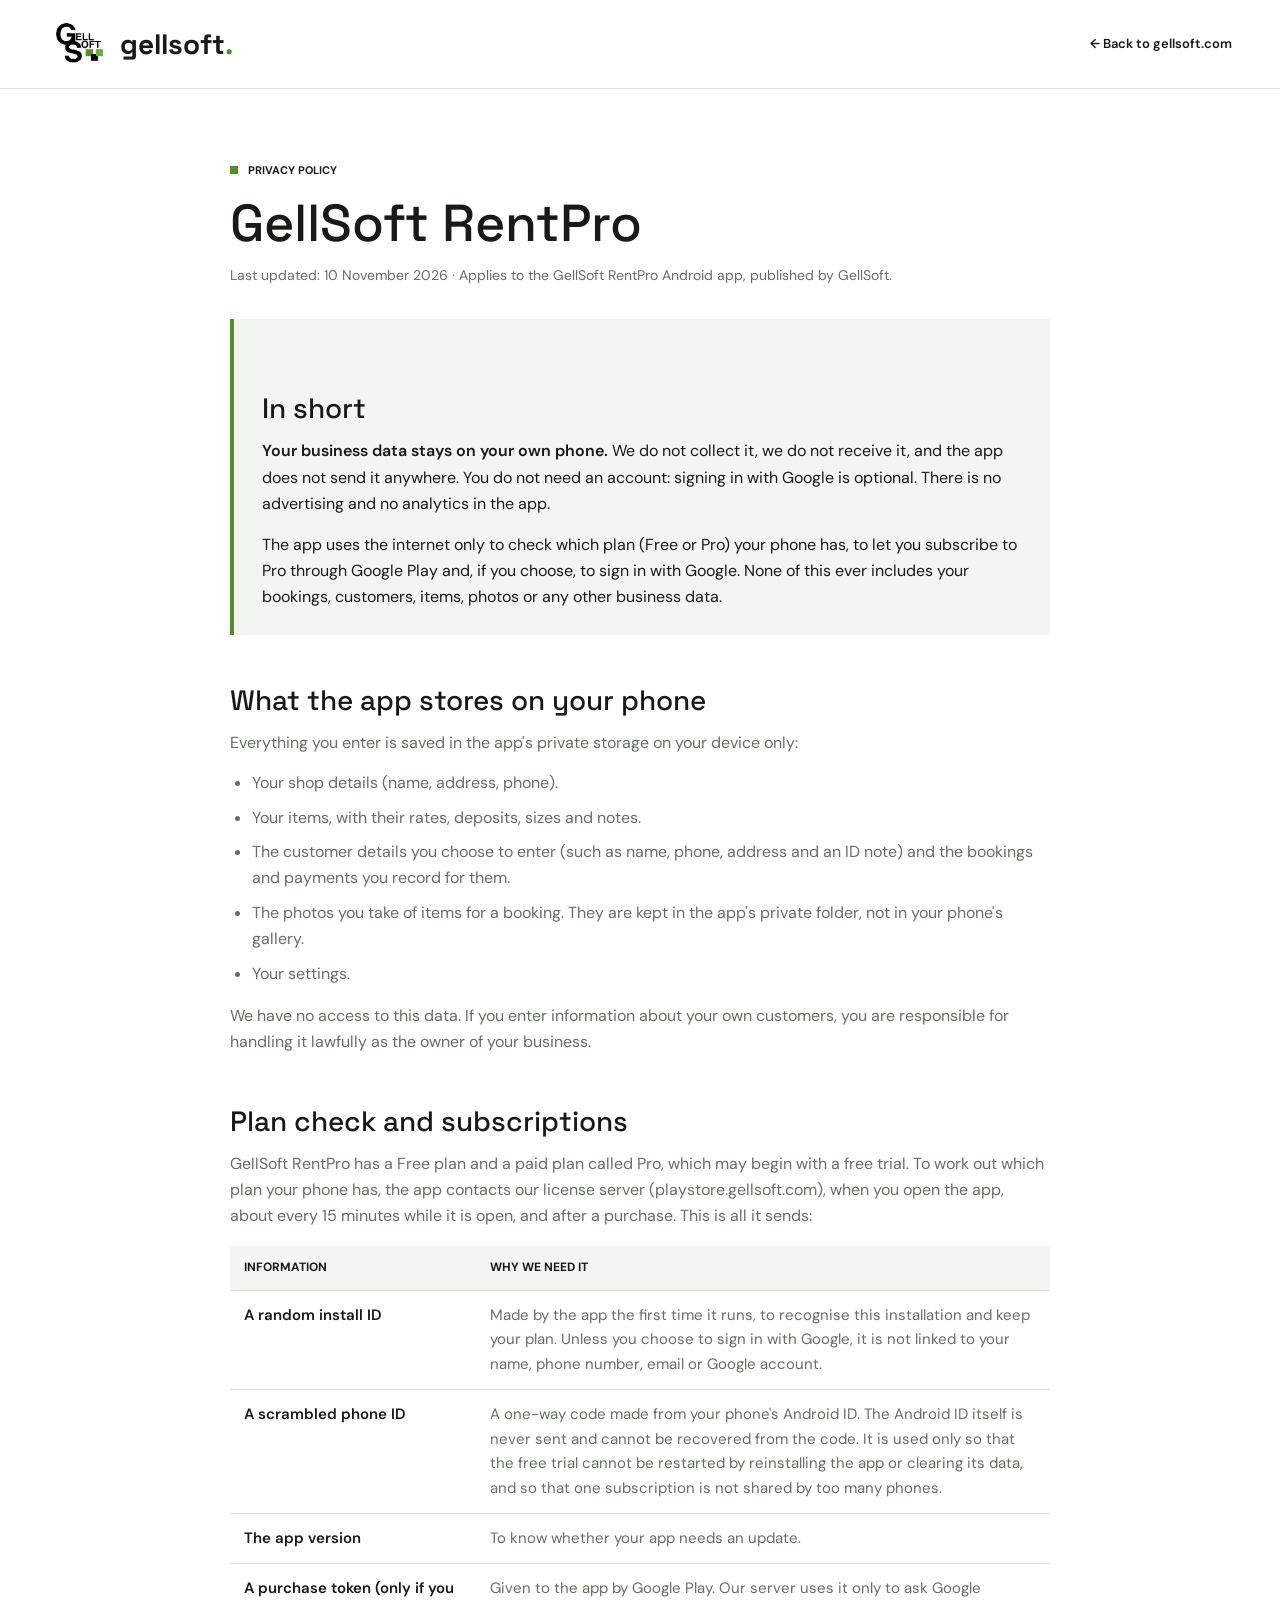
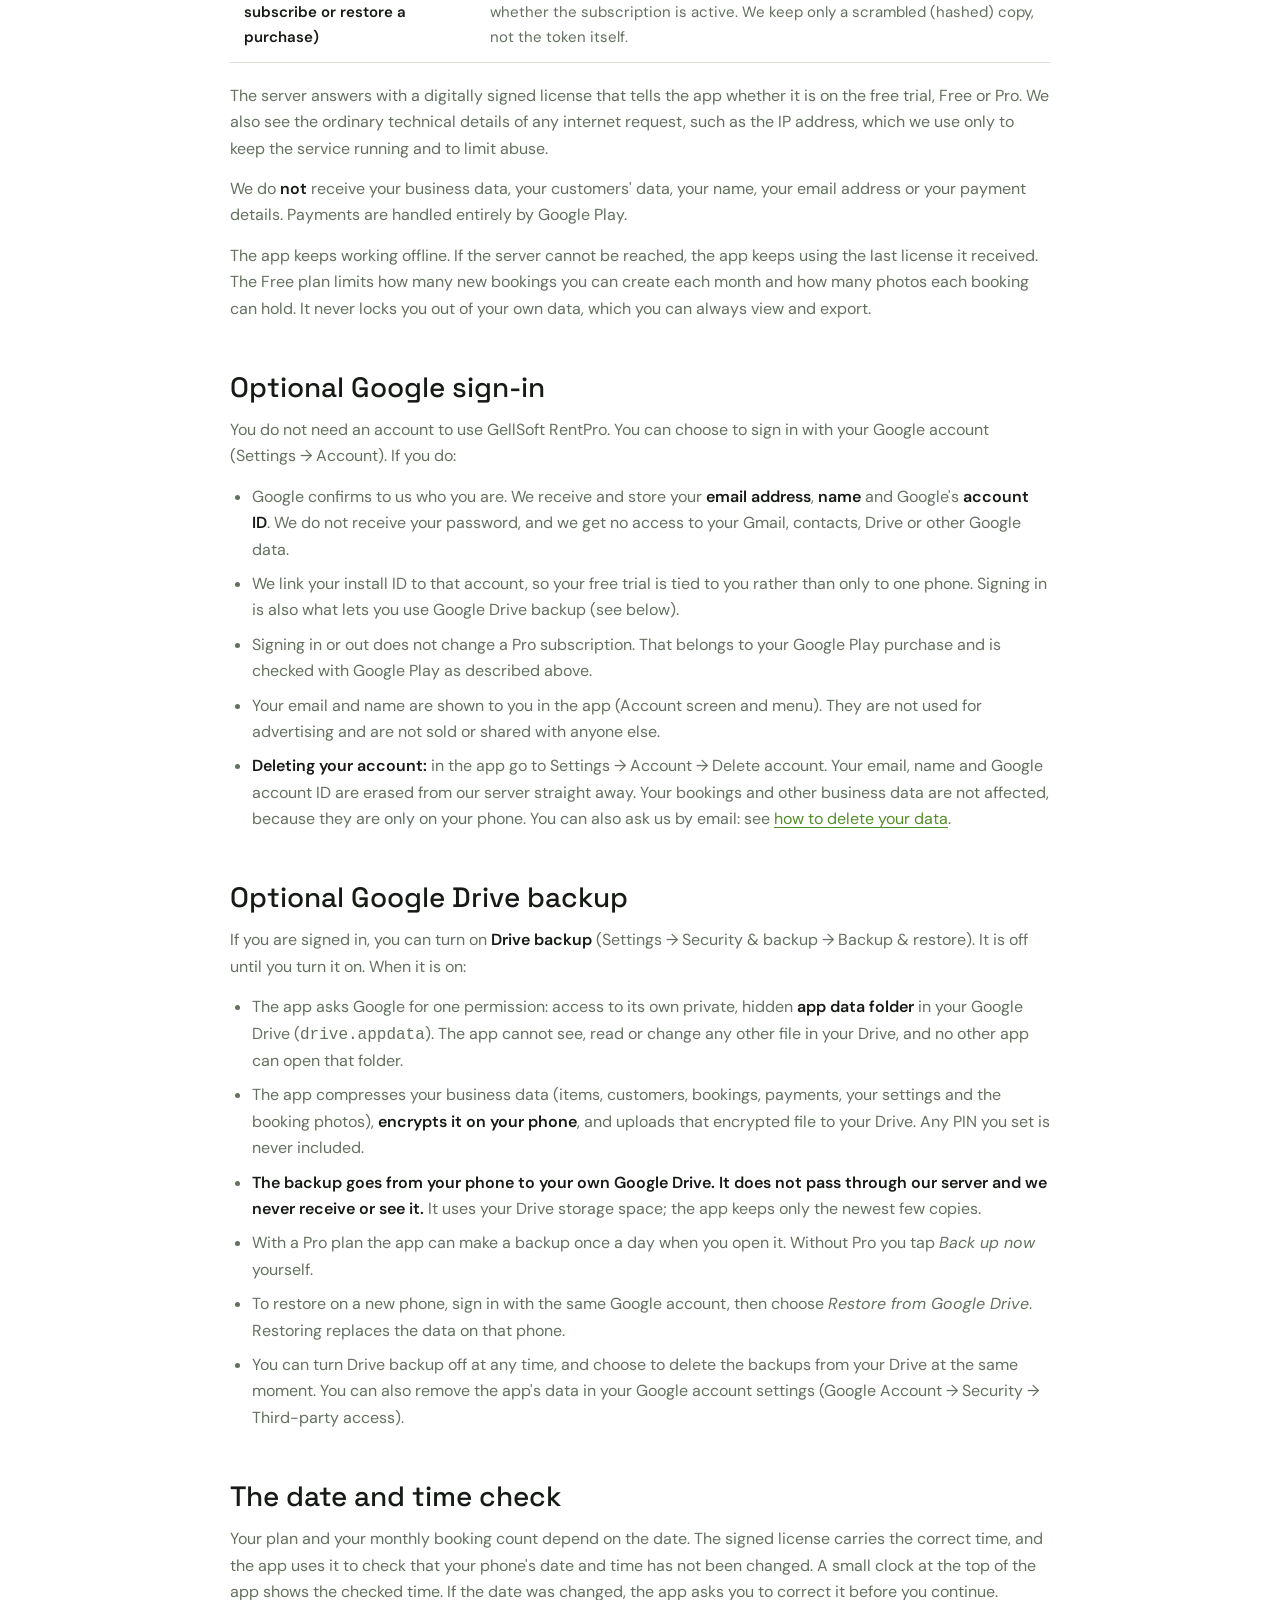
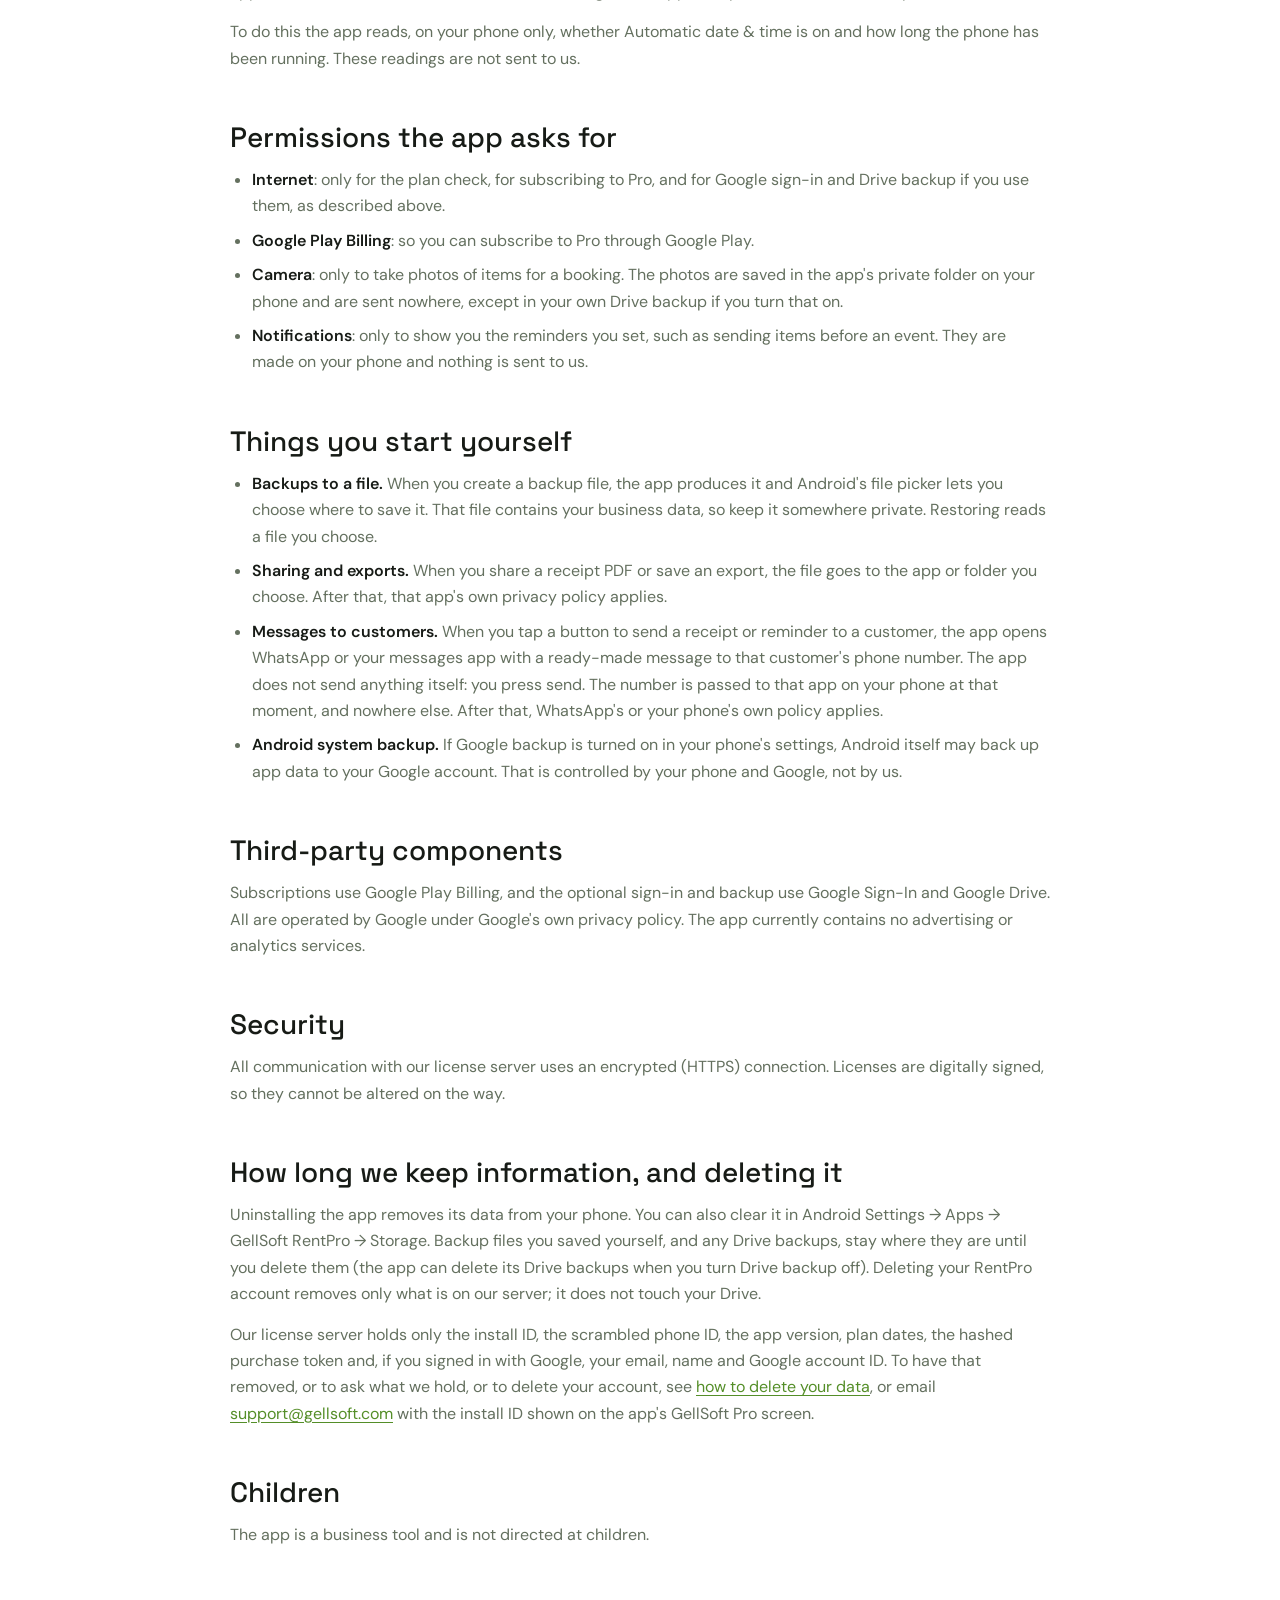
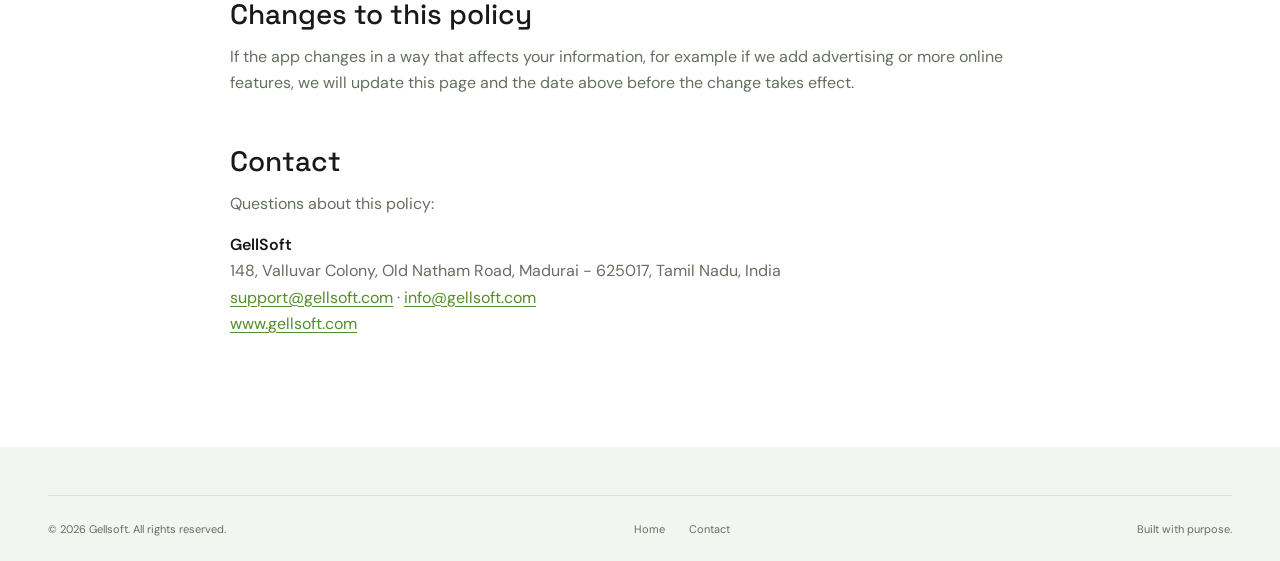
<file: privacy/rentpro/index.html>
<!DOCTYPE html>
<html lang="en">
<head>
  <meta name="google-adsense-account" content="ca-pub-7039805279882286">
  <script async src="https://pagead2.googlesyndication.com/pagead/js/adsbygoogle.js?client=ca-pub-7039805279882286"
     crossorigin="anonymous"></script>
  <meta charset="UTF-8" />
  <meta name="viewport" content="width=device-width, initial-scale=1.0" />
  <title>GellSoft RentPro Privacy Policy | Gellsoft</title>
  <meta name="description" content="How the GellSoft RentPro Android booking app handles your information. Your shop data stays on your phone." />
  <meta name="theme-color" content="#6b2d8c" />
  <meta name="robots" content="index, follow" />
  <link rel="icon" type="image/jpeg" href="../../Gellsoft_logo.jpeg" />
  <link rel="preconnect" href="https://fonts.googleapis.com" />
  <link rel="preconnect" href="https://fonts.gstatic.com" crossorigin />
  <link href="https://fonts.googleapis.com/css2?family=DM+Sans:wght@400;500;600;700&family=Space+Grotesk:wght@400;500;600;700&display=swap" rel="stylesheet" />
  <link rel="stylesheet" href="../../css/style.css?v=4" />
</head>
<body>
  <a class="skip-link" href="#main">Skip to content</a>
  <header class="nav">
    <div class="container nav-inner">
      <a href="../../" class="logo" aria-label="Gellsoft home"><img class="logo-image" src="../../Gellsoft_logo.jpeg" alt="" width="64" height="64" /><span class="logo-text">gellsoft<span class="brand-dot">.</span></span></a>
      <a class="legal-home" href="../../">&larr; Back to gellsoft.com</a>
    </div>
  </header>

  <main id="main" class="legal">
    <article class="legal-wrap">
      <p class="eyebrow"><span class="square"></span> Privacy policy</p>
      <h1>GellSoft RentPro</h1>
      <p class="legal-meta">Last updated: 10 November 2026 &middot; Applies to the GellSoft RentPro Android app, published by GellSoft.</p>

      <section class="legal-summary" aria-labelledby="short">
        <h2 id="short">In short</h2>
        <p><strong>Your business data stays on your own phone.</strong> We do not collect it, we do not receive it, and the app does not send it anywhere. You do not need an account: signing in with Google is optional. There is no advertising and no analytics in the app.</p>
        <p>The app uses the internet only to check which plan (Free or Pro) your phone has, to let you subscribe to Pro through Google Play and, if you choose, to sign in with Google. None of this ever includes your bookings, customers, items, photos or any other business data.</p>
      </section>

      <h2>What the app stores on your phone</h2>
      <p>Everything you enter is saved in the app's private storage on your device only:</p>
      <ul>
        <li>Your shop details (name, address, phone).</li>
        <li>Your items, with their rates, deposits, sizes and notes.</li>
        <li>The customer details you choose to enter (such as name, phone, address and an ID note) and the bookings and payments you record for them.</li>
        <li>The photos you take of items for a booking. They are kept in the app's private folder, not in your phone's gallery.</li>
        <li>Your settings.</li>
      </ul>
      <p>We have no access to this data. If you enter information about your own customers, you are responsible for handling it lawfully as the owner of your business.</p>

      <h2>Plan check and subscriptions</h2>
      <p>GellSoft RentPro has a Free plan and a paid plan called Pro, which may begin with a free trial. To work out which plan your phone has, the app contacts our license server (playstore.gellsoft.com), when you open the app, about every 15 minutes while it is open, and after a purchase. This is all it sends:</p>
      <div class="legal-table-wrap">
        <table class="legal-table">
          <thead><tr><th scope="col">Information</th><th scope="col">Why we need it</th></tr></thead>
          <tbody>
            <tr><th scope="row">A random install ID</th><td>Made by the app the first time it runs, to recognise this installation and keep your plan. Unless you choose to sign in with Google, it is not linked to your name, phone number, email or Google account.</td></tr>
            <tr><th scope="row">A scrambled phone ID</th><td>A one-way code made from your phone's Android ID. The Android ID itself is never sent and cannot be recovered from the code. It is used only so that the free trial cannot be restarted by reinstalling the app or clearing its data, and so that one subscription is not shared by too many phones.</td></tr>
            <tr><th scope="row">The app version</th><td>To know whether your app needs an update.</td></tr>
            <tr><th scope="row">A purchase token (only if you subscribe or restore a purchase)</th><td>Given to the app by Google Play. Our server uses it only to ask Google whether the subscription is active. We keep only a scrambled (hashed) copy, not the token itself.</td></tr>
          </tbody>
        </table>
      </div>
      <p>The server answers with a digitally signed license that tells the app whether it is on the free trial, Free or Pro. We also see the ordinary technical details of any internet request, such as the IP address, which we use only to keep the service running and to limit abuse.</p>
      <p>We do <strong>not</strong> receive your business data, your customers' data, your name, your email address or your payment details. Payments are handled entirely by Google Play.</p>
      <p>The app keeps working offline. If the server cannot be reached, the app keeps using the last license it received. The Free plan limits how many new bookings you can create each month and how many photos each booking can hold. It never locks you out of your own data, which you can always view and export.</p>

      <h2>Optional Google sign-in</h2>
      <p>You do not need an account to use GellSoft RentPro. You can choose to sign in with your Google account (Settings &rarr; Account). If you do:</p>
      <ul>
        <li>Google confirms to us who you are. We receive and store your <strong>email address</strong>, <strong>name</strong> and Google's <strong>account ID</strong>. We do not receive your password, and we get no access to your Gmail, contacts, Drive or other Google data.</li>
        <li>We link your install ID to that account, so your free trial is tied to you rather than only to one phone. Signing in is also what lets you use Google Drive backup (see below).</li>
        <li>Signing in or out does not change a Pro subscription. That belongs to your Google Play purchase and is checked with Google Play as described above.</li>
        <li>Your email and name are shown to you in the app (Account screen and menu). They are not used for advertising and are not sold or shared with anyone else.</li>
        <li><strong>Deleting your account:</strong> in the app go to Settings &rarr; Account &rarr; Delete account. Your email, name and Google account ID are erased from our server straight away. Your bookings and other business data are not affected, because they are only on your phone. You can also ask us by email: see <a href="delete-data/">how to delete your data</a>.</li>
      </ul>

      <h2>Optional Google Drive backup</h2>
      <p>If you are signed in, you can turn on <strong>Drive backup</strong> (Settings &rarr; Security &amp; backup &rarr; Backup &amp; restore). It is off until you turn it on. When it is on:</p>
      <ul>
        <li>The app asks Google for one permission: access to its own private, hidden <strong>app data folder</strong> in your Google Drive (<code>drive.appdata</code>). The app cannot see, read or change any other file in your Drive, and no other app can open that folder.</li>
        <li>The app compresses your business data (items, customers, bookings, payments, your settings and the booking photos), <strong>encrypts it on your phone</strong>, and uploads that encrypted file to your Drive. Any PIN you set is never included.</li>
        <li><strong>The backup goes from your phone to your own Google Drive. It does not pass through our server and we never receive or see it.</strong> It uses your Drive storage space; the app keeps only the newest few copies.</li>
        <li>With a Pro plan the app can make a backup once a day when you open it. Without Pro you tap <em>Back up now</em> yourself.</li>
        <li>To restore on a new phone, sign in with the same Google account, then choose <em>Restore from Google Drive</em>. Restoring replaces the data on that phone.</li>
        <li>You can turn Drive backup off at any time, and choose to delete the backups from your Drive at the same moment. You can also remove the app's data in your Google account settings (Google Account &rarr; Security &rarr; Third-party access).</li>
      </ul>

      <h2>The date and time check</h2>
      <p>Your plan and your monthly booking count depend on the date. The signed license carries the correct time, and the app uses it to check that your phone's date and time has not been changed. A small clock at the top of the app shows the checked time. If the date was changed, the app asks you to correct it before you continue.</p>
      <p>To do this the app reads, on your phone only, whether Automatic date &amp; time is on and how long the phone has been running. These readings are not sent to us.</p>

      <h2>Permissions the app asks for</h2>
      <ul>
        <li><strong>Internet</strong>: only for the plan check, for subscribing to Pro, and for Google sign-in and Drive backup if you use them, as described above.</li>
        <li><strong>Google Play Billing</strong>: so you can subscribe to Pro through Google Play.</li>
        <li><strong>Camera</strong>: only to take photos of items for a booking. The photos are saved in the app's private folder on your phone and are sent nowhere, except in your own Drive backup if you turn that on.</li>
        <li><strong>Notifications</strong>: only to show you the reminders you set, such as sending items before an event. They are made on your phone and nothing is sent to us.</li>
      </ul>

      <h2>Things you start yourself</h2>
      <ul>
        <li><strong>Backups to a file.</strong> When you create a backup file, the app produces it and Android's file picker lets you choose where to save it. That file contains your business data, so keep it somewhere private. Restoring reads a file you choose.</li>
        <li><strong>Sharing and exports.</strong> When you share a receipt PDF or save an export, the file goes to the app or folder you choose. After that, that app's own privacy policy applies.</li>
        <li><strong>Messages to customers.</strong> When you tap a button to send a receipt or reminder to a customer, the app opens WhatsApp or your messages app with a ready-made message to that customer's phone number. The app does not send anything itself: you press send. The number is passed to that app on your phone at that moment, and nowhere else. After that, WhatsApp's or your phone's own policy applies.</li>
        <li><strong>Android system backup.</strong> If Google backup is turned on in your phone's settings, Android itself may back up app data to your Google account. That is controlled by your phone and Google, not by us.</li>
      </ul>

      <h2>Third-party components</h2>
      <p>Subscriptions use Google Play Billing, and the optional sign-in and backup use Google Sign-In and Google Drive. All are operated by Google under Google's own privacy policy. The app currently contains no advertising or analytics services.</p>

      <h2>Security</h2>
      <p>All communication with our license server uses an encrypted (HTTPS) connection. Licenses are digitally signed, so they cannot be altered on the way.</p>

      <h2>How long we keep information, and deleting it</h2>
      <p>Uninstalling the app removes its data from your phone. You can also clear it in Android Settings &rarr; Apps &rarr; GellSoft RentPro &rarr; Storage. Backup files you saved yourself, and any Drive backups, stay where they are until you delete them (the app can delete its Drive backups when you turn Drive backup off). Deleting your RentPro account removes only what is on our server; it does not touch your Drive.</p>
      <p>Our license server holds only the install ID, the scrambled phone ID, the app version, plan dates, the hashed purchase token and, if you signed in with Google, your email, name and Google account ID. To have that removed, or to ask what we hold, or to delete your account, see <a href="delete-data/">how to delete your data</a>, or email <a href="mailto:support@gellsoft.com">support@gellsoft.com</a> with the install ID shown on the app's GellSoft Pro screen.</p>

      <h2>Children</h2>
      <p>The app is a business tool and is not directed at children.</p>

      <h2>Changes to this policy</h2>
      <p>If the app changes in a way that affects your information, for example if we add advertising or more online features, we will update this page and the date above before the change takes effect.</p>

      <h2>Contact</h2>
      <p>Questions about this policy:</p>
      <p>
        <strong>GellSoft</strong><br />
        148, Valluvar Colony, Old Natham Road, Madurai - 625017, Tamil Nadu, India<br />
        <a href="mailto:support@gellsoft.com">support@gellsoft.com</a> &middot; <a href="mailto:info@gellsoft.com">info@gellsoft.com</a><br />
        <a href="../../">www.gellsoft.com</a>
      </p>
    </article>
  </main>

  <footer class="footer"><div class="container"><div class="footer-bottom"><p>&copy; 2026 Gellsoft. All rights reserved.</p><nav aria-label="Footer navigation"><a href="../../">Home</a><a href="../../#contact">Contact</a></nav><span>Built with purpose.</span></div></div></footer>
</body>
</html>
</file>
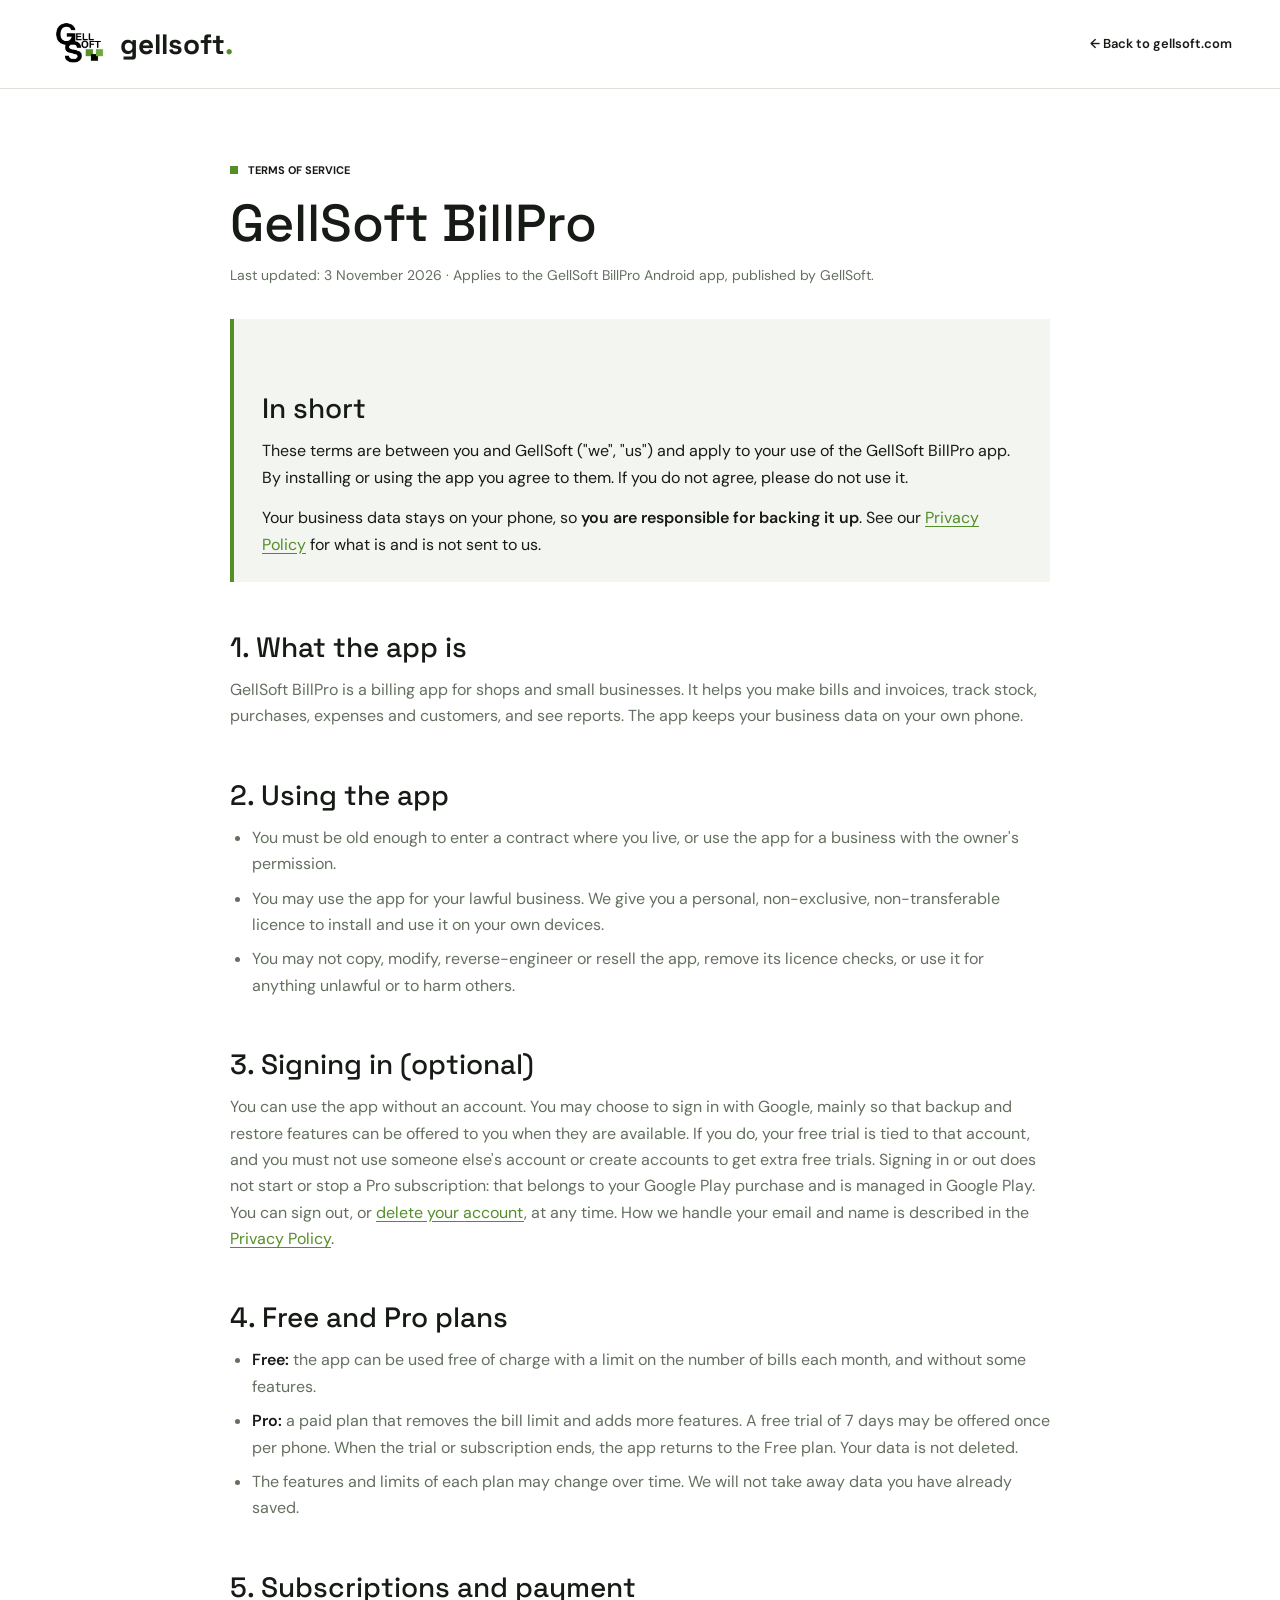
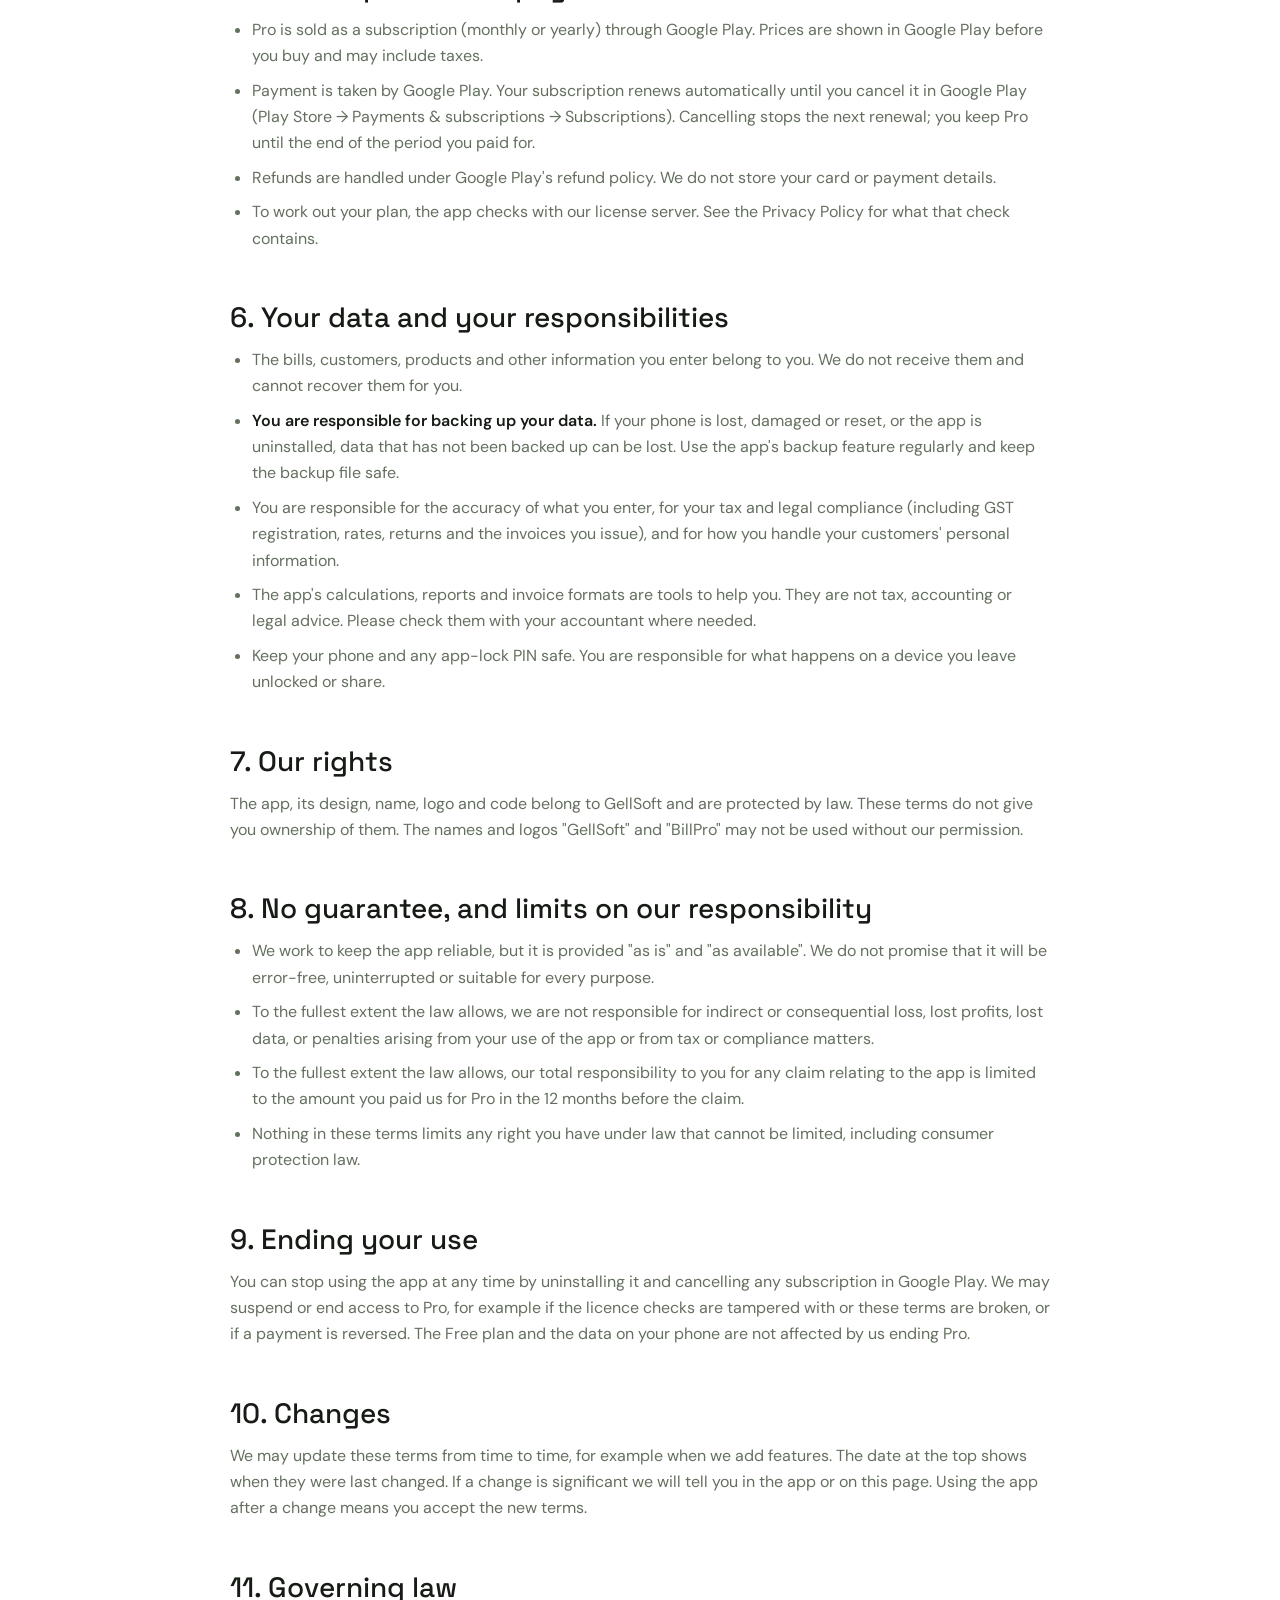
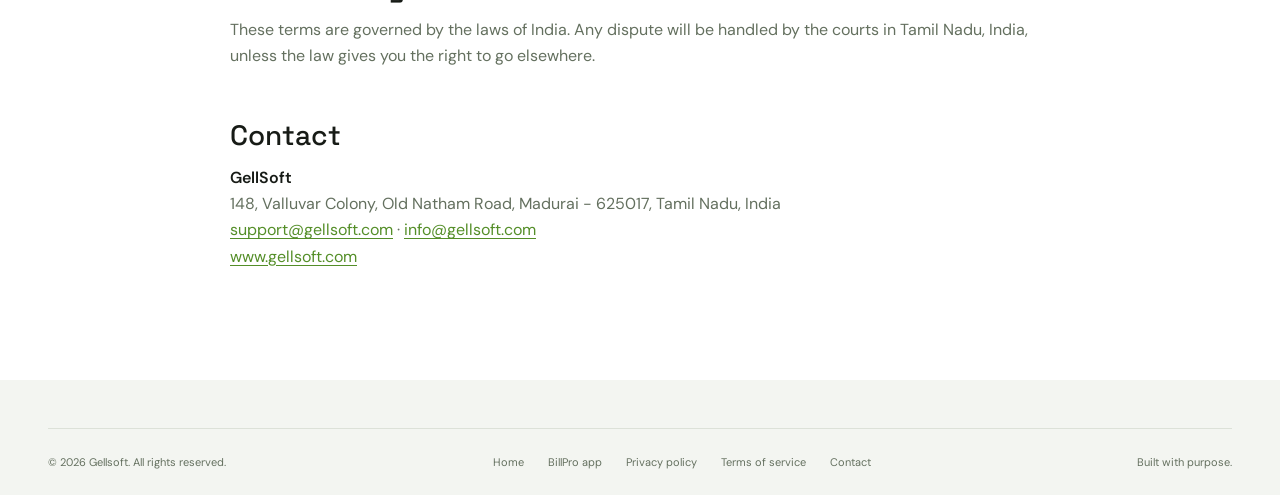
<file: terms/billpro/index.html>
<!DOCTYPE html>
<html lang="en">
<head>
  <meta name="google-adsense-account" content="ca-pub-7039805279882286">
  <script async src="https://pagead2.googlesyndication.com/pagead/js/adsbygoogle.js?client=ca-pub-7039805279882286"
     crossorigin="anonymous"></script>
  <meta charset="UTF-8" />
  <meta name="viewport" content="width=device-width, initial-scale=1.0" />
  <title>GellSoft BillPro Terms of Service | Gellsoft</title>
  <meta name="description" content="The terms for using the GellSoft BillPro Android billing app." />
  <meta name="theme-color" content="#548e28" />
  <meta name="robots" content="index, follow" />
  <link rel="icon" type="image/jpeg" href="../../Gellsoft_logo.jpeg" />
  <link rel="preconnect" href="https://fonts.googleapis.com" />
  <link rel="preconnect" href="https://fonts.gstatic.com" crossorigin />
  <link href="https://fonts.googleapis.com/css2?family=DM+Sans:wght@400;500;600;700&family=Space+Grotesk:wght@400;500;600;700&display=swap" rel="stylesheet" />
  <link rel="stylesheet" href="../../css/style.css?v=4" />
</head>
<body>
  <a class="skip-link" href="#main">Skip to content</a>
  <header class="nav">
    <div class="container nav-inner">
      <a href="../../" class="logo" aria-label="Gellsoft home"><img class="logo-image" src="../../Gellsoft_logo.jpeg" alt="" width="64" height="64" /><span class="logo-text">gellsoft<span class="brand-dot">.</span></span></a>
      <a class="legal-home" href="../../">&larr; Back to gellsoft.com</a>
    </div>
  </header>

  <main id="main" class="legal">
    <article class="legal-wrap">
      <p class="eyebrow"><span class="square"></span> Terms of service</p>
      <h1>GellSoft BillPro</h1>
      <p class="legal-meta">Last updated: 3 November 2026 &middot; Applies to the GellSoft BillPro Android app, published by GellSoft.</p>

      <section class="legal-summary" aria-labelledby="short">
        <h2 id="short">In short</h2>
        <p>These terms are between you and GellSoft ("we", "us") and apply to your use of the GellSoft BillPro app. By installing or using the app you agree to them. If you do not agree, please do not use it.</p>
        <p>Your business data stays on your phone, so <strong>you are responsible for backing it up</strong>. See our <a href="../../privacy/billpro/">Privacy Policy</a> for what is and is not sent to us.</p>
      </section>

      <h2>1. What the app is</h2>
      <p>GellSoft BillPro is a billing app for shops and small businesses. It helps you make bills and invoices, track stock, purchases, expenses and customers, and see reports. The app keeps your business data on your own phone.</p>

      <h2>2. Using the app</h2>
      <ul>
        <li>You must be old enough to enter a contract where you live, or use the app for a business with the owner's permission.</li>
        <li>You may use the app for your lawful business. We give you a personal, non-exclusive, non-transferable licence to install and use it on your own devices.</li>
        <li>You may not copy, modify, reverse-engineer or resell the app, remove its licence checks, or use it for anything unlawful or to harm others.</li>
      </ul>

      <h2>3. Signing in (optional)</h2>
      <p>You can use the app without an account. You may choose to sign in with Google, mainly so that backup and restore features can be offered to you when they are available. If you do, your free trial is tied to that account, and you must not use someone else's account or create accounts to get extra free trials. Signing in or out does not start or stop a Pro subscription: that belongs to your Google Play purchase and is managed in Google Play. You can sign out, or <a href="../../privacy/billpro/delete-data/">delete your account</a>, at any time. How we handle your email and name is described in the <a href="../../privacy/billpro/">Privacy Policy</a>.</p>

      <h2>4. Free and Pro plans</h2>
      <ul>
        <li><strong>Free:</strong> the app can be used free of charge with a limit on the number of bills each month, and without some features.</li>
        <li><strong>Pro:</strong> a paid plan that removes the bill limit and adds more features. A free trial of 7 days may be offered once per phone. When the trial or subscription ends, the app returns to the Free plan. Your data is not deleted.</li>
        <li>The features and limits of each plan may change over time. We will not take away data you have already saved.</li>
      </ul>

      <h2>5. Subscriptions and payment</h2>
      <ul>
        <li>Pro is sold as a subscription (monthly or yearly) through Google Play. Prices are shown in Google Play before you buy and may include taxes.</li>
        <li>Payment is taken by Google Play. Your subscription renews automatically until you cancel it in Google Play (Play Store &rarr; Payments &amp; subscriptions &rarr; Subscriptions). Cancelling stops the next renewal; you keep Pro until the end of the period you paid for.</li>
        <li>Refunds are handled under Google Play's refund policy. We do not store your card or payment details.</li>
        <li>To work out your plan, the app checks with our license server. See the Privacy Policy for what that check contains.</li>
      </ul>

      <h2>6. Your data and your responsibilities</h2>
      <ul>
        <li>The bills, customers, products and other information you enter belong to you. We do not receive them and cannot recover them for you.</li>
        <li><strong>You are responsible for backing up your data.</strong> If your phone is lost, damaged or reset, or the app is uninstalled, data that has not been backed up can be lost. Use the app's backup feature regularly and keep the backup file safe.</li>
        <li>You are responsible for the accuracy of what you enter, for your tax and legal compliance (including GST registration, rates, returns and the invoices you issue), and for how you handle your customers' personal information.</li>
        <li>The app's calculations, reports and invoice formats are tools to help you. They are not tax, accounting or legal advice. Please check them with your accountant where needed.</li>
        <li>Keep your phone and any app-lock PIN safe. You are responsible for what happens on a device you leave unlocked or share.</li>
      </ul>

      <h2>7. Our rights</h2>
      <p>The app, its design, name, logo and code belong to GellSoft and are protected by law. These terms do not give you ownership of them. The names and logos "GellSoft" and "BillPro" may not be used without our permission.</p>

      <h2>8. No guarantee, and limits on our responsibility</h2>
      <ul>
        <li>We work to keep the app reliable, but it is provided "as is" and "as available". We do not promise that it will be error-free, uninterrupted or suitable for every purpose.</li>
        <li>To the fullest extent the law allows, we are not responsible for indirect or consequential loss, lost profits, lost data, or penalties arising from your use of the app or from tax or compliance matters.</li>
        <li>To the fullest extent the law allows, our total responsibility to you for any claim relating to the app is limited to the amount you paid us for Pro in the 12 months before the claim.</li>
        <li>Nothing in these terms limits any right you have under law that cannot be limited, including consumer protection law.</li>
      </ul>

      <h2>9. Ending your use</h2>
      <p>You can stop using the app at any time by uninstalling it and cancelling any subscription in Google Play. We may suspend or end access to Pro, for example if the licence checks are tampered with or these terms are broken, or if a payment is reversed. The Free plan and the data on your phone are not affected by us ending Pro.</p>

      <h2>10. Changes</h2>
      <p>We may update these terms from time to time, for example when we add features. The date at the top shows when they were last changed. If a change is significant we will tell you in the app or on this page. Using the app after a change means you accept the new terms.</p>

      <h2>11. Governing law</h2>
      <p>These terms are governed by the laws of India. Any dispute will be handled by the courts in Tamil Nadu, India, unless the law gives you the right to go elsewhere.</p>

      <h2>Contact</h2>
      <p>
        <strong>GellSoft</strong><br />
        148, Valluvar Colony, Old Natham Road, Madurai - 625017, Tamil Nadu, India<br />
        <a href="mailto:support@gellsoft.com">support@gellsoft.com</a> &middot; <a href="mailto:info@gellsoft.com">info@gellsoft.com</a><br />
        <a href="../../">www.gellsoft.com</a>
      </p>
    </article>
  </main>

  <footer class="footer"><div class="container"><div class="footer-bottom"><p>&copy; 2026 Gellsoft. All rights reserved.</p><nav aria-label="Footer navigation"><a href="../../">Home</a><a href="../../billpro/">BillPro app</a><a href="../../privacy/billpro/">Privacy policy</a><a href="../../terms/billpro/">Terms of service</a><a href="../../#contact">Contact</a></nav><span>Built with purpose.</span></div></div></footer>
</body>
</html>
</file>
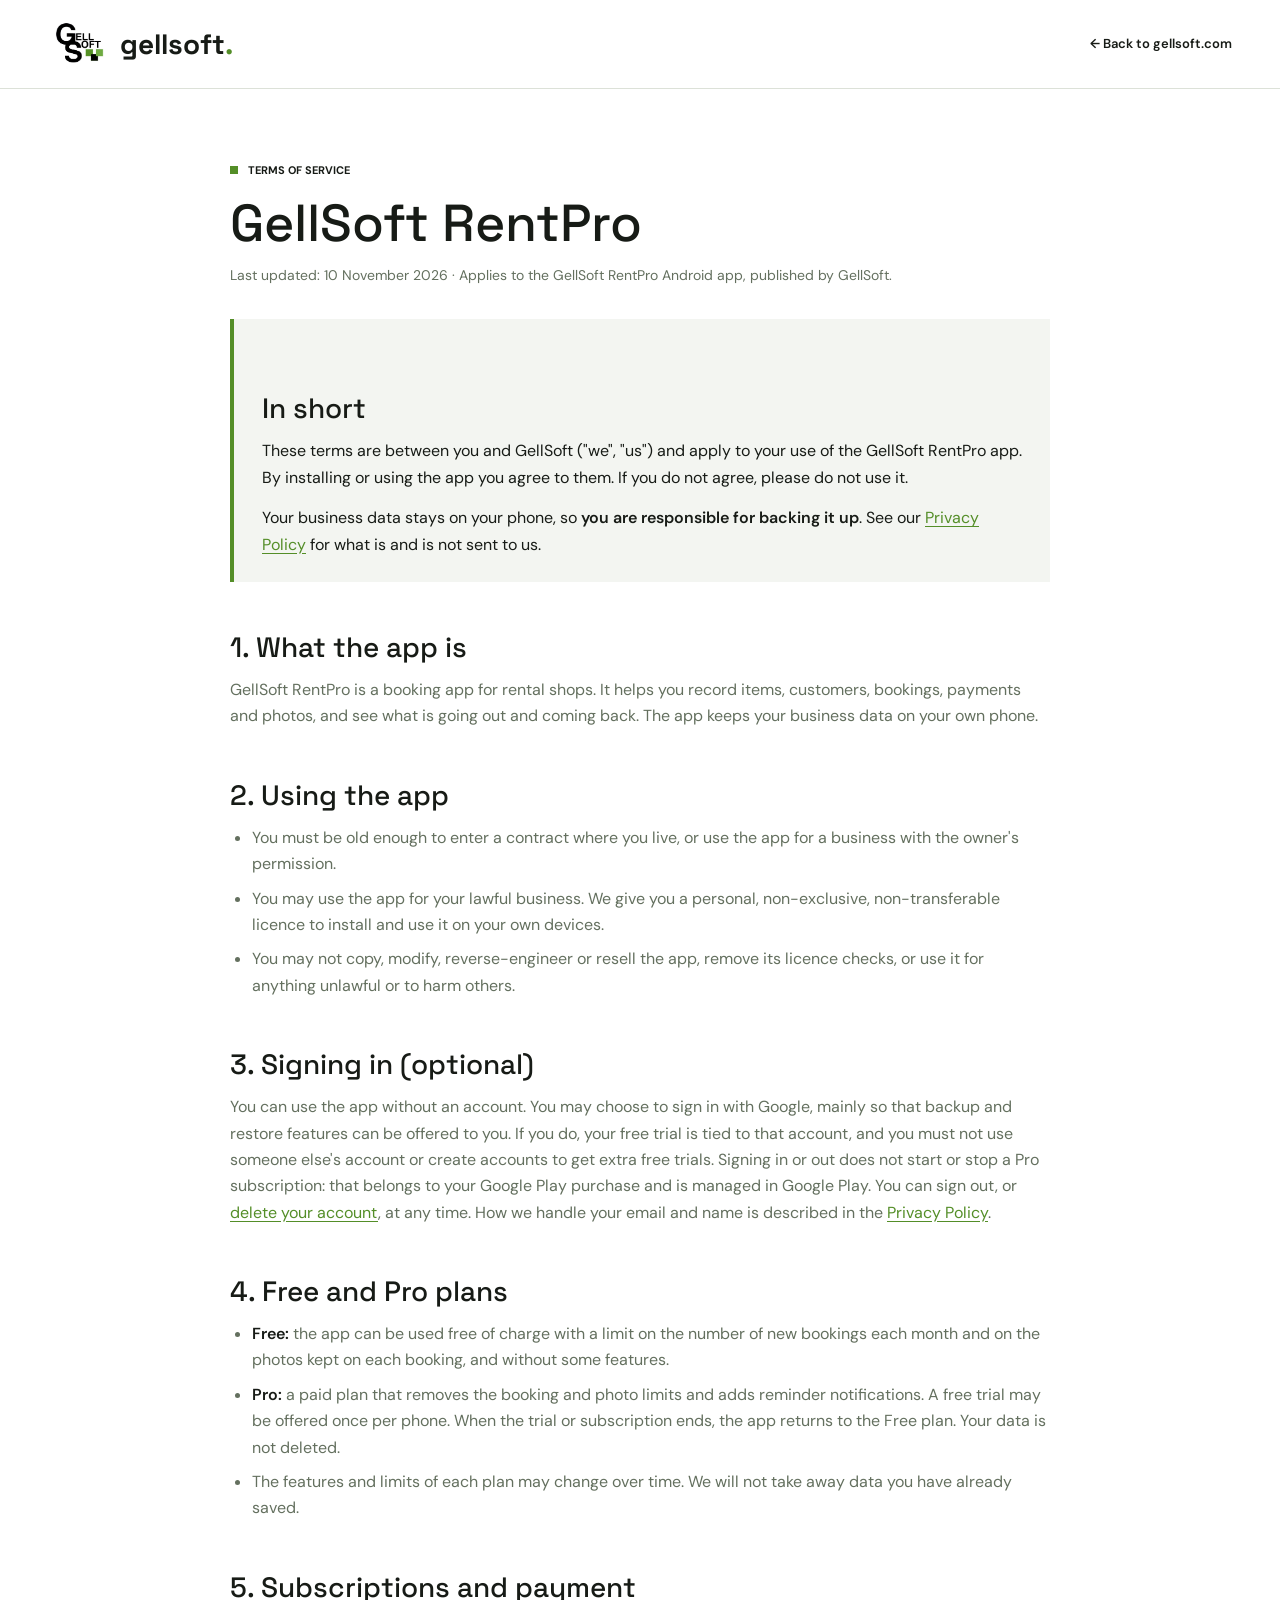
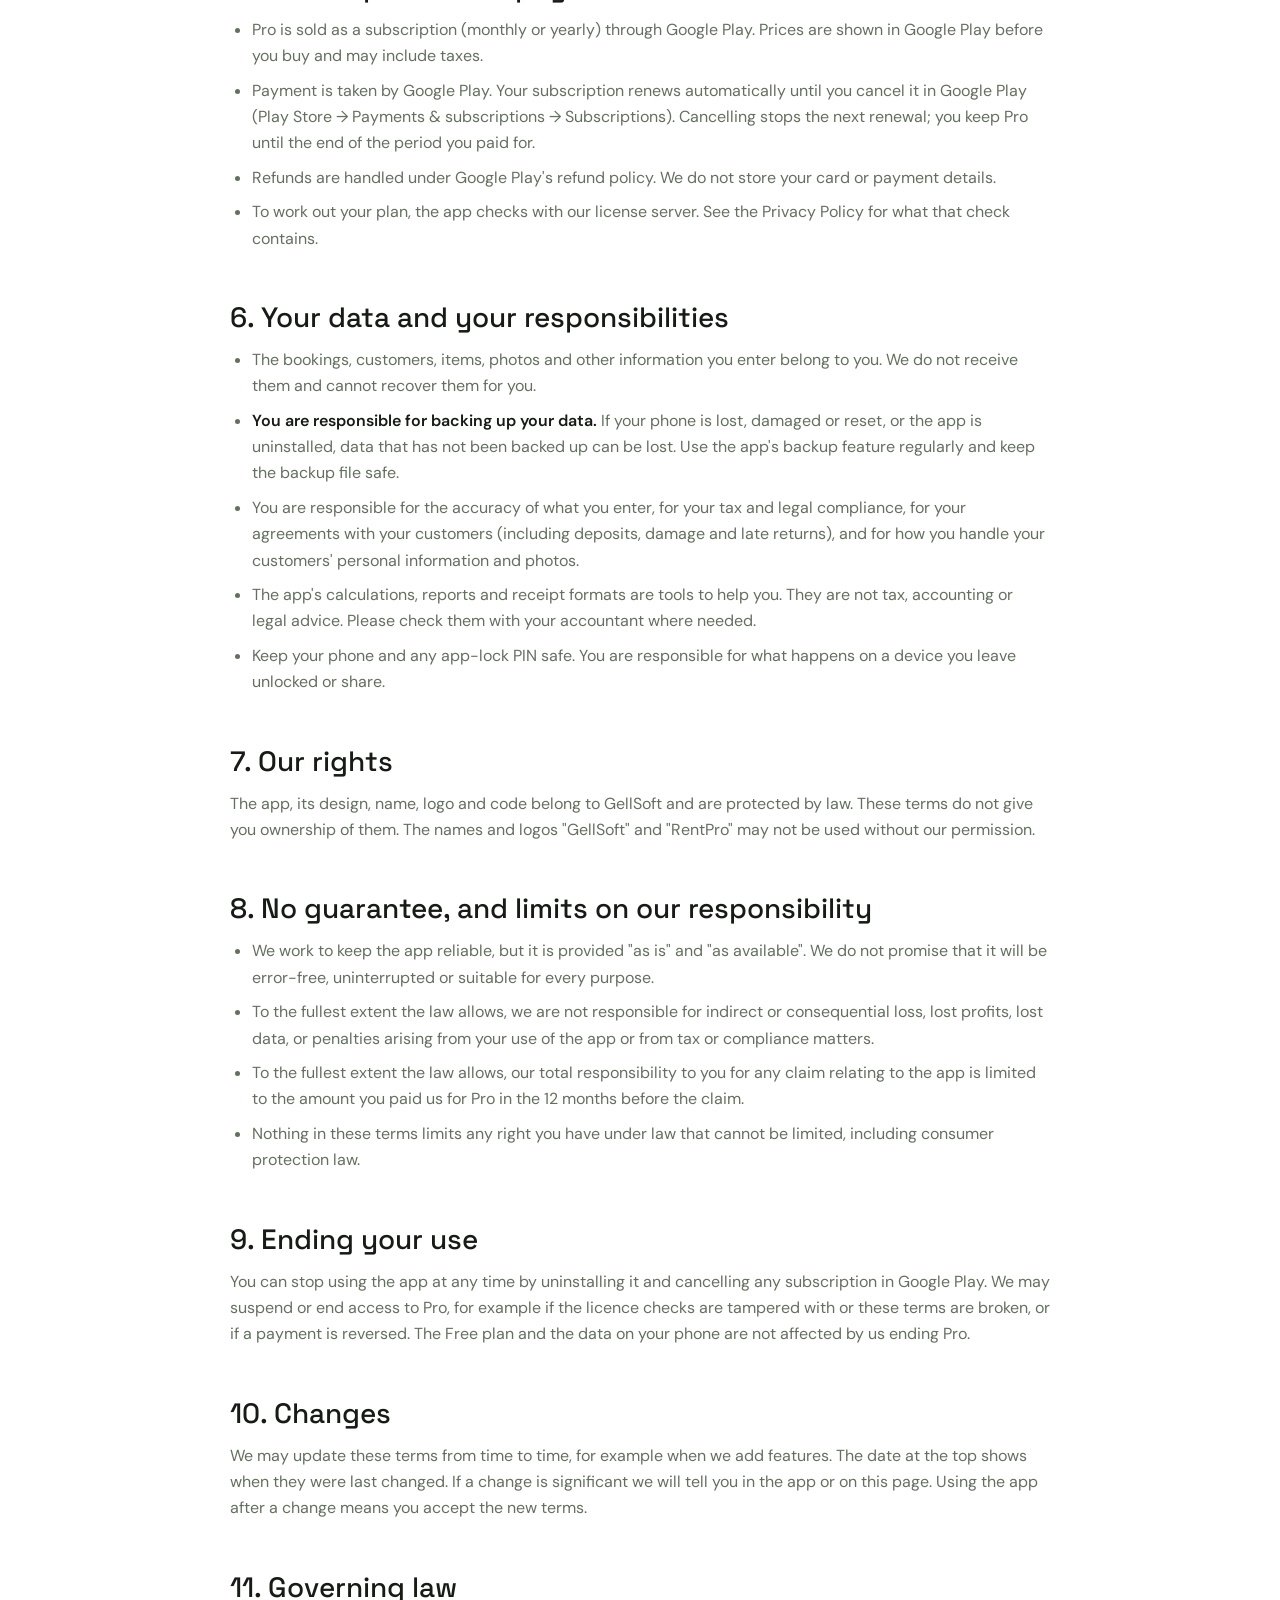
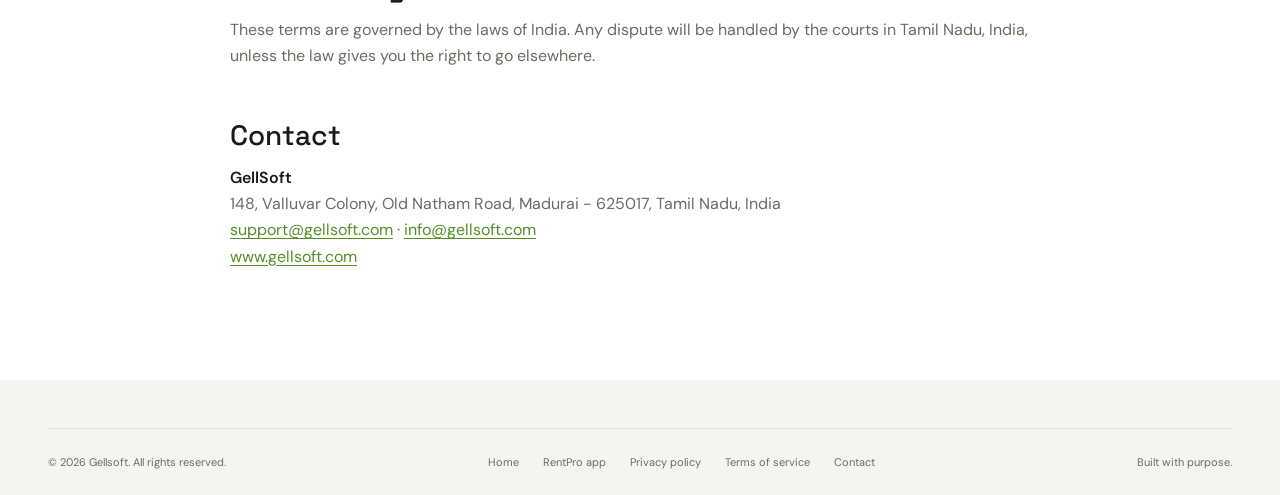
<file: terms/rentpro/index.html>
<!DOCTYPE html>
<html lang="en">
<head>
  <meta name="google-adsense-account" content="ca-pub-7039805279882286">
  <script async src="https://pagead2.googlesyndication.com/pagead/js/adsbygoogle.js?client=ca-pub-7039805279882286"
     crossorigin="anonymous"></script>
  <meta charset="UTF-8" />
  <meta name="viewport" content="width=device-width, initial-scale=1.0" />
  <title>GellSoft RentPro Terms of Service | Gellsoft</title>
  <meta name="description" content="The terms for using the GellSoft RentPro Android billing app." />
  <meta name="theme-color" content="#6b2d8c" />
  <meta name="robots" content="index, follow" />
  <link rel="icon" type="image/jpeg" href="../../Gellsoft_logo.jpeg" />
  <link rel="preconnect" href="https://fonts.googleapis.com" />
  <link rel="preconnect" href="https://fonts.gstatic.com" crossorigin />
  <link href="https://fonts.googleapis.com/css2?family=DM+Sans:wght@400;500;600;700&family=Space+Grotesk:wght@400;500;600;700&display=swap" rel="stylesheet" />
  <link rel="stylesheet" href="../../css/style.css?v=4" />
</head>
<body>
  <a class="skip-link" href="#main">Skip to content</a>
  <header class="nav">
    <div class="container nav-inner">
      <a href="../../" class="logo" aria-label="Gellsoft home"><img class="logo-image" src="../../Gellsoft_logo.jpeg" alt="" width="64" height="64" /><span class="logo-text">gellsoft<span class="brand-dot">.</span></span></a>
      <a class="legal-home" href="../../">&larr; Back to gellsoft.com</a>
    </div>
  </header>

  <main id="main" class="legal">
    <article class="legal-wrap">
      <p class="eyebrow"><span class="square"></span> Terms of service</p>
      <h1>GellSoft RentPro</h1>
      <p class="legal-meta">Last updated: 10 November 2026 &middot; Applies to the GellSoft RentPro Android app, published by GellSoft.</p>

      <section class="legal-summary" aria-labelledby="short">
        <h2 id="short">In short</h2>
        <p>These terms are between you and GellSoft ("we", "us") and apply to your use of the GellSoft RentPro app. By installing or using the app you agree to them. If you do not agree, please do not use it.</p>
        <p>Your business data stays on your phone, so <strong>you are responsible for backing it up</strong>. See our <a href="../../privacy/rentpro/">Privacy Policy</a> for what is and is not sent to us.</p>
      </section>

      <h2>1. What the app is</h2>
      <p>GellSoft RentPro is a booking app for rental shops. It helps you record items, customers, bookings, payments and photos, and see what is going out and coming back. The app keeps your business data on your own phone.</p>

      <h2>2. Using the app</h2>
      <ul>
        <li>You must be old enough to enter a contract where you live, or use the app for a business with the owner's permission.</li>
        <li>You may use the app for your lawful business. We give you a personal, non-exclusive, non-transferable licence to install and use it on your own devices.</li>
        <li>You may not copy, modify, reverse-engineer or resell the app, remove its licence checks, or use it for anything unlawful or to harm others.</li>
      </ul>

      <h2>3. Signing in (optional)</h2>
      <p>You can use the app without an account. You may choose to sign in with Google, mainly so that backup and restore features can be offered to you. If you do, your free trial is tied to that account, and you must not use someone else's account or create accounts to get extra free trials. Signing in or out does not start or stop a Pro subscription: that belongs to your Google Play purchase and is managed in Google Play. You can sign out, or <a href="../../privacy/rentpro/delete-data/">delete your account</a>, at any time. How we handle your email and name is described in the <a href="../../privacy/rentpro/">Privacy Policy</a>.</p>

      <h2>4. Free and Pro plans</h2>
      <ul>
        <li><strong>Free:</strong> the app can be used free of charge with a limit on the number of new bookings each month and on the photos kept on each booking, and without some features.</li>
        <li><strong>Pro:</strong> a paid plan that removes the booking and photo limits and adds reminder notifications. A free trial may be offered once per phone. When the trial or subscription ends, the app returns to the Free plan. Your data is not deleted.</li>
        <li>The features and limits of each plan may change over time. We will not take away data you have already saved.</li>
      </ul>

      <h2>5. Subscriptions and payment</h2>
      <ul>
        <li>Pro is sold as a subscription (monthly or yearly) through Google Play. Prices are shown in Google Play before you buy and may include taxes.</li>
        <li>Payment is taken by Google Play. Your subscription renews automatically until you cancel it in Google Play (Play Store &rarr; Payments &amp; subscriptions &rarr; Subscriptions). Cancelling stops the next renewal; you keep Pro until the end of the period you paid for.</li>
        <li>Refunds are handled under Google Play's refund policy. We do not store your card or payment details.</li>
        <li>To work out your plan, the app checks with our license server. See the Privacy Policy for what that check contains.</li>
      </ul>

      <h2>6. Your data and your responsibilities</h2>
      <ul>
        <li>The bookings, customers, items, photos and other information you enter belong to you. We do not receive them and cannot recover them for you.</li>
        <li><strong>You are responsible for backing up your data.</strong> If your phone is lost, damaged or reset, or the app is uninstalled, data that has not been backed up can be lost. Use the app's backup feature regularly and keep the backup file safe.</li>
        <li>You are responsible for the accuracy of what you enter, for your tax and legal compliance, for your agreements with your customers (including deposits, damage and late returns), and for how you handle your customers' personal information and photos.</li>
        <li>The app's calculations, reports and receipt formats are tools to help you. They are not tax, accounting or legal advice. Please check them with your accountant where needed.</li>
        <li>Keep your phone and any app-lock PIN safe. You are responsible for what happens on a device you leave unlocked or share.</li>
      </ul>

      <h2>7. Our rights</h2>
      <p>The app, its design, name, logo and code belong to GellSoft and are protected by law. These terms do not give you ownership of them. The names and logos "GellSoft" and "RentPro" may not be used without our permission.</p>

      <h2>8. No guarantee, and limits on our responsibility</h2>
      <ul>
        <li>We work to keep the app reliable, but it is provided "as is" and "as available". We do not promise that it will be error-free, uninterrupted or suitable for every purpose.</li>
        <li>To the fullest extent the law allows, we are not responsible for indirect or consequential loss, lost profits, lost data, or penalties arising from your use of the app or from tax or compliance matters.</li>
        <li>To the fullest extent the law allows, our total responsibility to you for any claim relating to the app is limited to the amount you paid us for Pro in the 12 months before the claim.</li>
        <li>Nothing in these terms limits any right you have under law that cannot be limited, including consumer protection law.</li>
      </ul>

      <h2>9. Ending your use</h2>
      <p>You can stop using the app at any time by uninstalling it and cancelling any subscription in Google Play. We may suspend or end access to Pro, for example if the licence checks are tampered with or these terms are broken, or if a payment is reversed. The Free plan and the data on your phone are not affected by us ending Pro.</p>

      <h2>10. Changes</h2>
      <p>We may update these terms from time to time, for example when we add features. The date at the top shows when they were last changed. If a change is significant we will tell you in the app or on this page. Using the app after a change means you accept the new terms.</p>

      <h2>11. Governing law</h2>
      <p>These terms are governed by the laws of India. Any dispute will be handled by the courts in Tamil Nadu, India, unless the law gives you the right to go elsewhere.</p>

      <h2>Contact</h2>
      <p>
        <strong>GellSoft</strong><br />
        148, Valluvar Colony, Old Natham Road, Madurai - 625017, Tamil Nadu, India<br />
        <a href="mailto:support@gellsoft.com">support@gellsoft.com</a> &middot; <a href="mailto:info@gellsoft.com">info@gellsoft.com</a><br />
        <a href="../../">www.gellsoft.com</a>
      </p>
    </article>
  </main>

  <footer class="footer"><div class="container"><div class="footer-bottom"><p>&copy; 2026 Gellsoft. All rights reserved.</p><nav aria-label="Footer navigation"><a href="../../">Home</a><a href="../../rentpro/">RentPro app</a><a href="../../privacy/rentpro/">Privacy policy</a><a href="../../terms/rentpro/">Terms of service</a><a href="../../#contact">Contact</a></nav><span>Built with purpose.</span></div></div></footer>
</body>
</html>
</file>
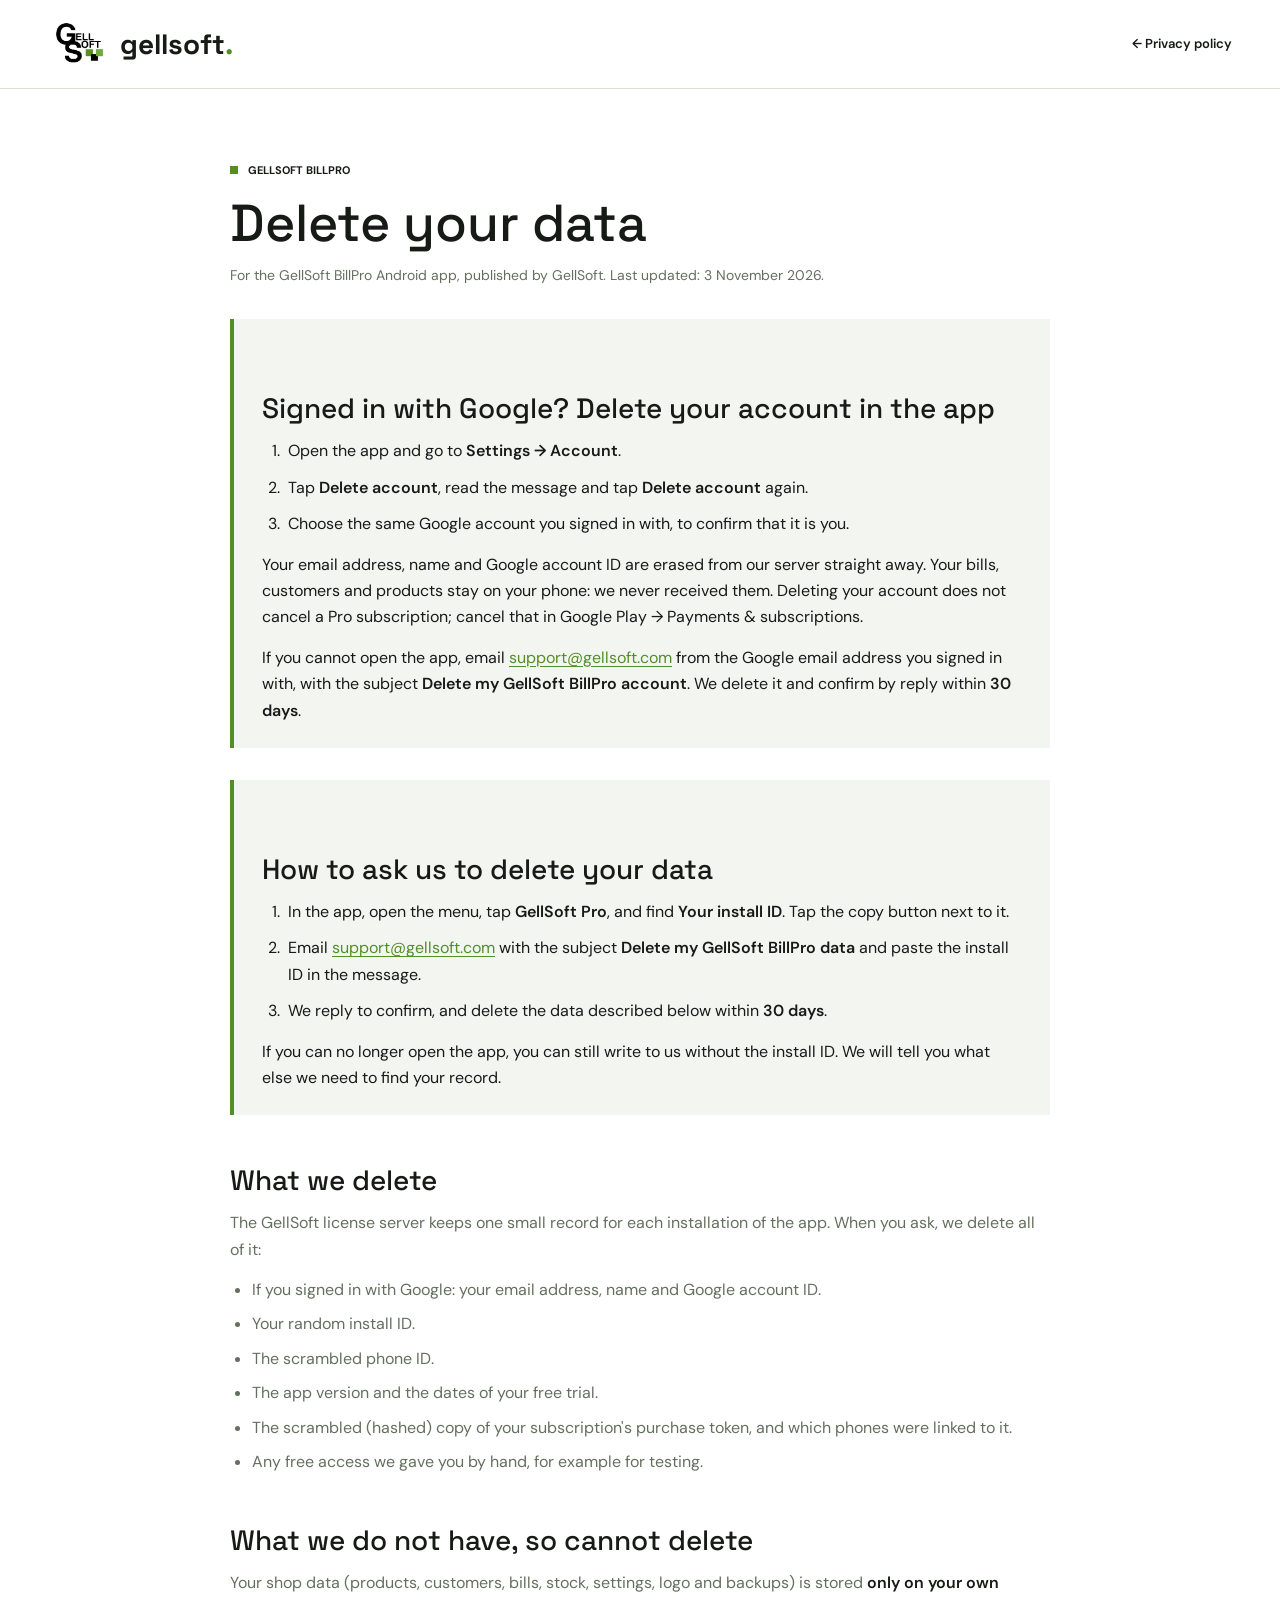
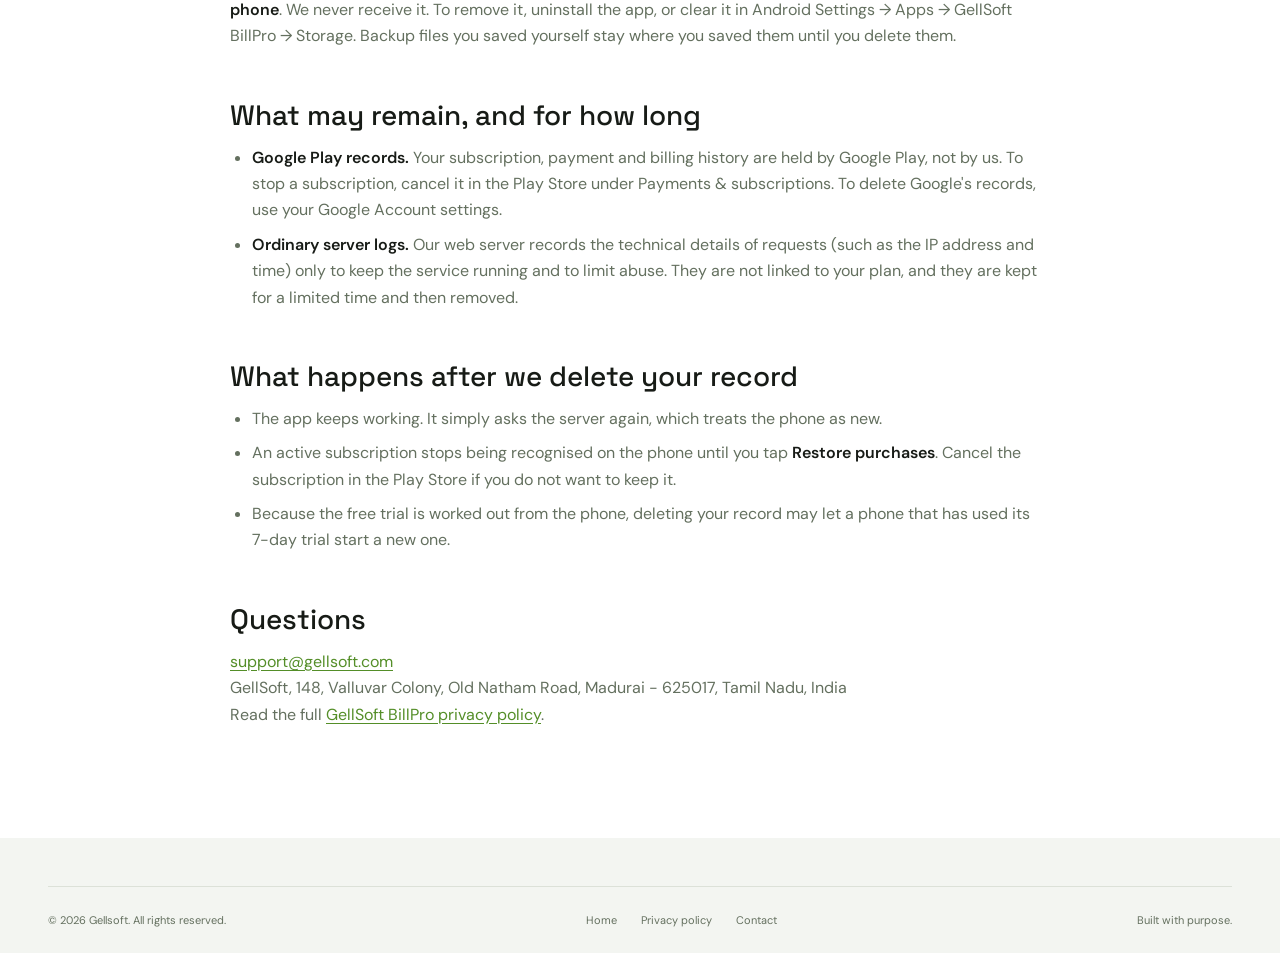
<file: privacy/billpro/delete-data/index.html>
<!DOCTYPE html>
<html lang="en">
<head>
  <meta name="google-adsense-account" content="ca-pub-7039805279882286">
  <script async src="https://pagead2.googlesyndication.com/pagead/js/adsbygoogle.js?client=ca-pub-7039805279882286"
     crossorigin="anonymous"></script>
  <meta charset="UTF-8" />
  <meta name="viewport" content="width=device-width, initial-scale=1.0" />
  <title>GellSoft BillPro: Delete your data | Gellsoft</title>
  <meta name="description" content="How to delete your data from the GellSoft BillPro Android app and from the GellSoft license server." />
  <meta name="theme-color" content="#548e28" />
  <meta name="robots" content="index, follow" />
  <link rel="icon" type="image/jpeg" href="../../../Gellsoft_logo.jpeg" />
  <link rel="preconnect" href="https://fonts.googleapis.com" />
  <link rel="preconnect" href="https://fonts.gstatic.com" crossorigin />
  <link href="https://fonts.googleapis.com/css2?family=DM+Sans:wght@400;500;600;700&family=Space+Grotesk:wght@400;500;600;700&display=swap" rel="stylesheet" />
  <link rel="stylesheet" href="../../../css/style.css?v=4" />
</head>
<body>
  <a class="skip-link" href="#main">Skip to content</a>
  <header class="nav">
    <div class="container nav-inner">
      <a href="../../../" class="logo" aria-label="Gellsoft home"><img class="logo-image" src="../../../Gellsoft_logo.jpeg" alt="" width="64" height="64" /><span class="logo-text">gellsoft<span class="brand-dot">.</span></span></a>
      <a class="legal-home" href="../">&larr; Privacy policy</a>
    </div>
  </header>

  <main id="main" class="legal">
    <article class="legal-wrap">
      <p class="eyebrow"><span class="square"></span> GellSoft BillPro</p>
      <h1>Delete your data</h1>
      <p class="legal-meta">For the GellSoft BillPro Android app, published by GellSoft. Last updated: 3 November 2026.</p>

      <section class="legal-summary" aria-labelledby="account">
        <h2 id="account">Signed in with Google? Delete your account in the app</h2>
        <ol class="legal-steps">
          <li>Open the app and go to <strong>Settings &rarr; Account</strong>.</li>
          <li>Tap <strong>Delete account</strong>, read the message and tap <strong>Delete account</strong> again.</li>
          <li>Choose the same Google account you signed in with, to confirm that it is you.</li>
        </ol>
        <p>Your email address, name and Google account ID are erased from our server straight away. Your bills, customers and products stay on your phone: we never received them. Deleting your account does not cancel a Pro subscription; cancel that in Google Play &rarr; Payments &amp; subscriptions.</p>
        <p>If you cannot open the app, email <a href="mailto:support@gellsoft.com?subject=Delete%20my%20GellSoft%20BillPro%20account">support@gellsoft.com</a> from the Google email address you signed in with, with the subject <strong>Delete my GellSoft BillPro account</strong>. We delete it and confirm by reply within <strong>30 days</strong>.</p>
      </section>

      <section class="legal-summary" aria-labelledby="steps">
        <h2 id="steps">How to ask us to delete your data</h2>
        <ol class="legal-steps">
          <li>In the app, open the menu, tap <strong>GellSoft Pro</strong>, and find <strong>Your install ID</strong>. Tap the copy button next to it.</li>
          <li>Email <a href="mailto:support@gellsoft.com?subject=Delete%20my%20GellSoft%20BillPro%20data">support@gellsoft.com</a> with the subject <strong>Delete my GellSoft BillPro data</strong> and paste the install ID in the message.</li>
          <li>We reply to confirm, and delete the data described below within <strong>30 days</strong>.</li>
        </ol>
        <p>If you can no longer open the app, you can still write to us without the install ID. We will tell you what else we need to find your record.</p>
      </section>

      <h2>What we delete</h2>
      <p>The GellSoft license server keeps one small record for each installation of the app. When you ask, we delete all of it:</p>
      <ul>
        <li>If you signed in with Google: your email address, name and Google account ID.</li>
        <li>Your random install ID.</li>
        <li>The scrambled phone ID.</li>
        <li>The app version and the dates of your free trial.</li>
        <li>The scrambled (hashed) copy of your subscription's purchase token, and which phones were linked to it.</li>
        <li>Any free access we gave you by hand, for example for testing.</li>
      </ul>

      <h2>What we do not have, so cannot delete</h2>
      <p>Your shop data (products, customers, bills, stock, settings, logo and backups) is stored <strong>only on your own phone</strong>. We never receive it. To remove it, uninstall the app, or clear it in Android Settings &rarr; Apps &rarr; GellSoft BillPro &rarr; Storage. Backup files you saved yourself stay where you saved them until you delete them.</p>

      <h2>What may remain, and for how long</h2>
      <ul>
        <li><strong>Google Play records.</strong> Your subscription, payment and billing history are held by Google Play, not by us. To stop a subscription, cancel it in the Play Store under Payments &amp; subscriptions. To delete Google's records, use your Google Account settings.</li>
        <li><strong>Ordinary server logs.</strong> Our web server records the technical details of requests (such as the IP address and time) only to keep the service running and to limit abuse. They are not linked to your plan, and they are kept for a limited time and then removed.</li>
      </ul>

      <h2>What happens after we delete your record</h2>
      <ul>
        <li>The app keeps working. It simply asks the server again, which treats the phone as new.</li>
        <li>An active subscription stops being recognised on the phone until you tap <strong>Restore purchases</strong>. Cancel the subscription in the Play Store if you do not want to keep it.</li>
        <li>Because the free trial is worked out from the phone, deleting your record may let a phone that has used its 7-day trial start a new one.</li>
      </ul>

      <h2>Questions</h2>
      <p>
        <a href="mailto:support@gellsoft.com">support@gellsoft.com</a><br />
        GellSoft, 148, Valluvar Colony, Old Natham Road, Madurai - 625017, Tamil Nadu, India<br />
        Read the full <a href="../">GellSoft BillPro privacy policy</a>.
      </p>
    </article>
  </main>

  <footer class="footer"><div class="container"><div class="footer-bottom"><p>&copy; 2026 Gellsoft. All rights reserved.</p><nav aria-label="Footer navigation"><a href="../../../">Home</a><a href="../">Privacy policy</a><a href="../../../#contact">Contact</a></nav><span>Built with purpose.</span></div></div></footer>
</body>
</html>
</file>
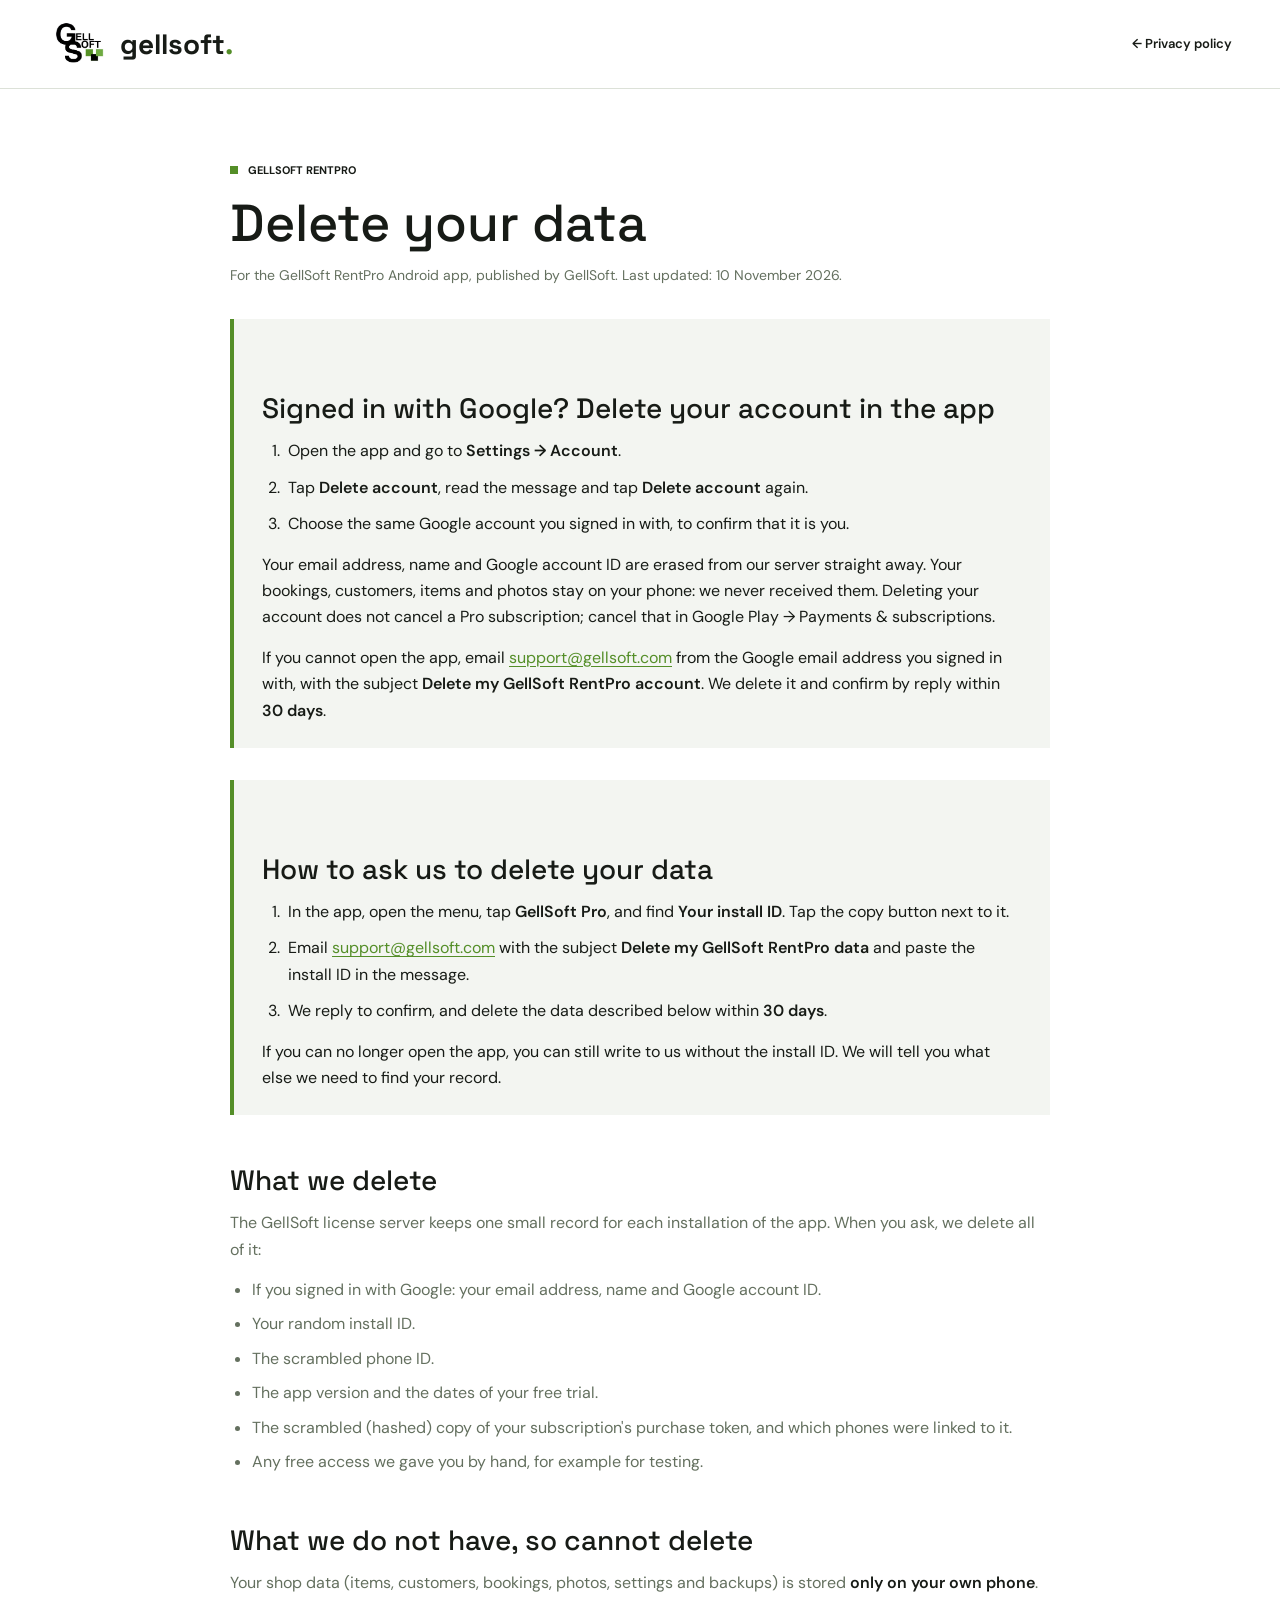
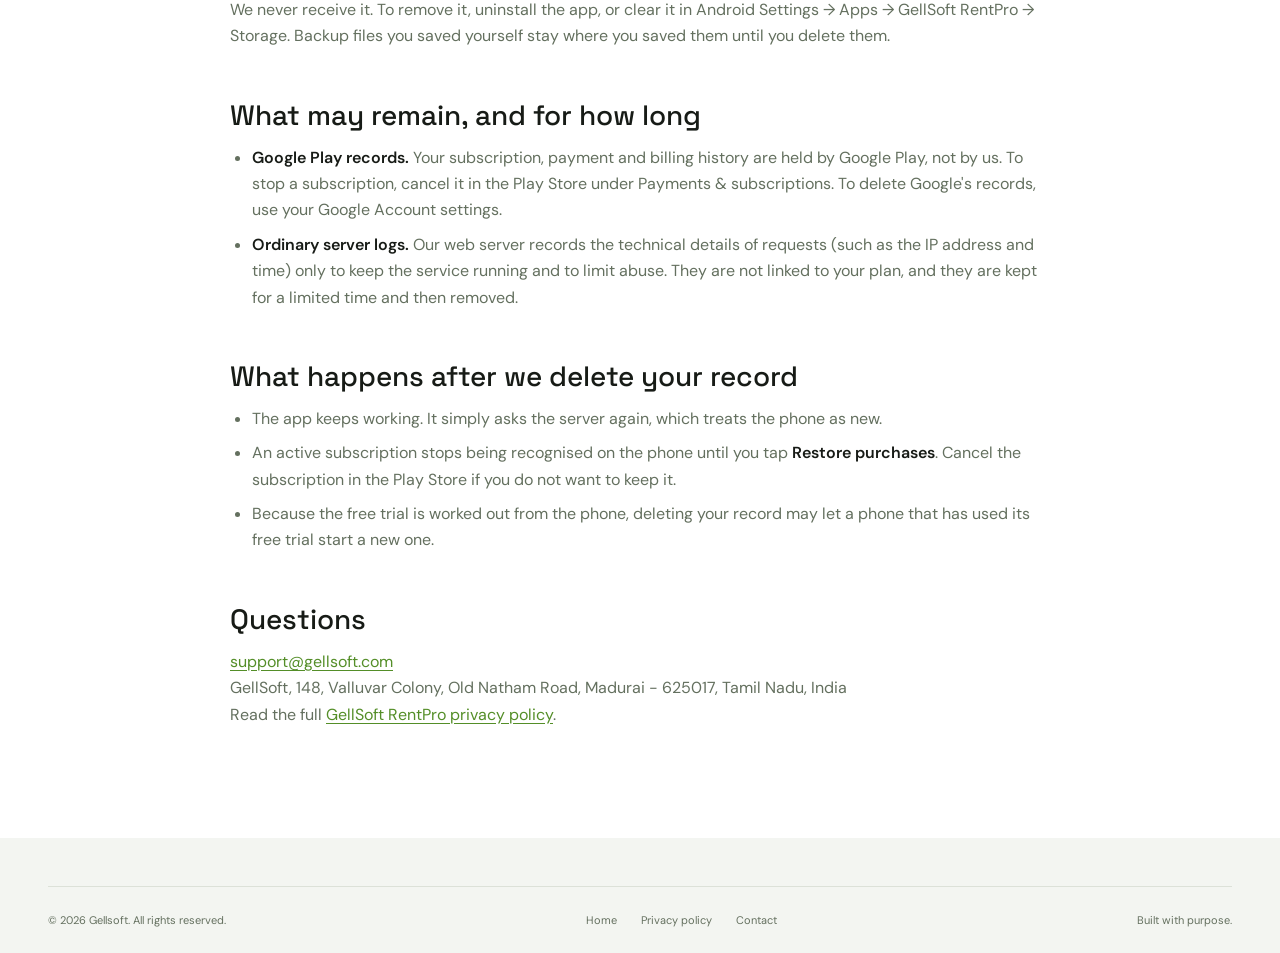
<file: privacy/rentpro/delete-data/index.html>
<!DOCTYPE html>
<html lang="en">
<head>
  <meta name="google-adsense-account" content="ca-pub-7039805279882286">
  <script async src="https://pagead2.googlesyndication.com/pagead/js/adsbygoogle.js?client=ca-pub-7039805279882286"
     crossorigin="anonymous"></script>
  <meta charset="UTF-8" />
  <meta name="viewport" content="width=device-width, initial-scale=1.0" />
  <title>GellSoft RentPro: Delete your data | Gellsoft</title>
  <meta name="description" content="How to delete your data from the GellSoft RentPro Android app and from the GellSoft license server." />
  <meta name="theme-color" content="#6b2d8c" />
  <meta name="robots" content="index, follow" />
  <link rel="icon" type="image/jpeg" href="../../../Gellsoft_logo.jpeg" />
  <link rel="preconnect" href="https://fonts.googleapis.com" />
  <link rel="preconnect" href="https://fonts.gstatic.com" crossorigin />
  <link href="https://fonts.googleapis.com/css2?family=DM+Sans:wght@400;500;600;700&family=Space+Grotesk:wght@400;500;600;700&display=swap" rel="stylesheet" />
  <link rel="stylesheet" href="../../../css/style.css?v=4" />
</head>
<body>
  <a class="skip-link" href="#main">Skip to content</a>
  <header class="nav">
    <div class="container nav-inner">
      <a href="../../../" class="logo" aria-label="Gellsoft home"><img class="logo-image" src="../../../Gellsoft_logo.jpeg" alt="" width="64" height="64" /><span class="logo-text">gellsoft<span class="brand-dot">.</span></span></a>
      <a class="legal-home" href="../">&larr; Privacy policy</a>
    </div>
  </header>

  <main id="main" class="legal">
    <article class="legal-wrap">
      <p class="eyebrow"><span class="square"></span> GellSoft RentPro</p>
      <h1>Delete your data</h1>
      <p class="legal-meta">For the GellSoft RentPro Android app, published by GellSoft. Last updated: 10 November 2026.</p>

      <section class="legal-summary" aria-labelledby="account">
        <h2 id="account">Signed in with Google? Delete your account in the app</h2>
        <ol class="legal-steps">
          <li>Open the app and go to <strong>Settings &rarr; Account</strong>.</li>
          <li>Tap <strong>Delete account</strong>, read the message and tap <strong>Delete account</strong> again.</li>
          <li>Choose the same Google account you signed in with, to confirm that it is you.</li>
        </ol>
        <p>Your email address, name and Google account ID are erased from our server straight away. Your bookings, customers, items and photos stay on your phone: we never received them. Deleting your account does not cancel a Pro subscription; cancel that in Google Play &rarr; Payments &amp; subscriptions.</p>
        <p>If you cannot open the app, email <a href="mailto:support@gellsoft.com?subject=Delete%20my%20GellSoft%20RentPro%20account">support@gellsoft.com</a> from the Google email address you signed in with, with the subject <strong>Delete my GellSoft RentPro account</strong>. We delete it and confirm by reply within <strong>30 days</strong>.</p>
      </section>

      <section class="legal-summary" aria-labelledby="steps">
        <h2 id="steps">How to ask us to delete your data</h2>
        <ol class="legal-steps">
          <li>In the app, open the menu, tap <strong>GellSoft Pro</strong>, and find <strong>Your install ID</strong>. Tap the copy button next to it.</li>
          <li>Email <a href="mailto:support@gellsoft.com?subject=Delete%20my%20GellSoft%20RentPro%20data">support@gellsoft.com</a> with the subject <strong>Delete my GellSoft RentPro data</strong> and paste the install ID in the message.</li>
          <li>We reply to confirm, and delete the data described below within <strong>30 days</strong>.</li>
        </ol>
        <p>If you can no longer open the app, you can still write to us without the install ID. We will tell you what else we need to find your record.</p>
      </section>

      <h2>What we delete</h2>
      <p>The GellSoft license server keeps one small record for each installation of the app. When you ask, we delete all of it:</p>
      <ul>
        <li>If you signed in with Google: your email address, name and Google account ID.</li>
        <li>Your random install ID.</li>
        <li>The scrambled phone ID.</li>
        <li>The app version and the dates of your free trial.</li>
        <li>The scrambled (hashed) copy of your subscription's purchase token, and which phones were linked to it.</li>
        <li>Any free access we gave you by hand, for example for testing.</li>
      </ul>

      <h2>What we do not have, so cannot delete</h2>
      <p>Your shop data (items, customers, bookings, photos, settings and backups) is stored <strong>only on your own phone</strong>. We never receive it. To remove it, uninstall the app, or clear it in Android Settings &rarr; Apps &rarr; GellSoft RentPro &rarr; Storage. Backup files you saved yourself stay where you saved them until you delete them.</p>

      <h2>What may remain, and for how long</h2>
      <ul>
        <li><strong>Google Play records.</strong> Your subscription, payment and billing history are held by Google Play, not by us. To stop a subscription, cancel it in the Play Store under Payments &amp; subscriptions. To delete Google's records, use your Google Account settings.</li>
        <li><strong>Ordinary server logs.</strong> Our web server records the technical details of requests (such as the IP address and time) only to keep the service running and to limit abuse. They are not linked to your plan, and they are kept for a limited time and then removed.</li>
      </ul>

      <h2>What happens after we delete your record</h2>
      <ul>
        <li>The app keeps working. It simply asks the server again, which treats the phone as new.</li>
        <li>An active subscription stops being recognised on the phone until you tap <strong>Restore purchases</strong>. Cancel the subscription in the Play Store if you do not want to keep it.</li>
        <li>Because the free trial is worked out from the phone, deleting your record may let a phone that has used its free trial start a new one.</li>
      </ul>

      <h2>Questions</h2>
      <p>
        <a href="mailto:support@gellsoft.com">support@gellsoft.com</a><br />
        GellSoft, 148, Valluvar Colony, Old Natham Road, Madurai - 625017, Tamil Nadu, India<br />
        Read the full <a href="../">GellSoft RentPro privacy policy</a>.
      </p>
    </article>
  </main>

  <footer class="footer"><div class="container"><div class="footer-bottom"><p>&copy; 2026 Gellsoft. All rights reserved.</p><nav aria-label="Footer navigation"><a href="../../../">Home</a><a href="../">Privacy policy</a><a href="../../../#contact">Contact</a></nav><span>Built with purpose.</span></div></div></footer>
</body>
</html>
</file>
<file: css/style.css>
:root {
  --ink: #171b16;
  --paper: #ffffff;
  --soft: #f3f5f1;
  --green: #548e28;
  --lime: #b4e77e;
  --muted: #64705f;
  --line: #dce1d8;
  --max: 1240px;
  color-scheme: light;
  font-family: 'DM Sans', sans-serif;
  color: var(--ink);
  background: var(--paper);
}

* { box-sizing: border-box; }
html { scroll-behavior: smooth; scroll-padding-top: 110px; }
body { margin: 0; font-size: 16px; line-height: 1.65; -webkit-font-smoothing: antialiased; }
h1, h2, h3, .logo-text { font-family: 'Space Grotesk', sans-serif; font-weight: 500; letter-spacing: 0; }
h1, h2, h3, p { margin: 0; }
h2 { font-size: 44px; line-height: 1.16; }
h3 { font-size: 23px; line-height: 1.3; }
p { color: var(--muted); }
a { color: inherit; text-decoration: none; }
button, input, select, textarea { font: inherit; }
button, a, input, select, textarea { -webkit-tap-highlight-color: transparent; }
button { cursor: pointer; }
img { max-width: 100%; display: block; }
svg { display: block; width: 20px; height: 20px; flex-shrink: 0; stroke-width: 1.7; }
i[data-lucide] { display: inline-block; width: 20px; height: 20px; }
ul { margin: 0; padding: 0; list-style: none; }
::selection { background: var(--lime); color: var(--ink); }
:focus-visible { outline: 3px solid var(--green); outline-offset: 5px; }
[hidden] { display: none !important; }
.container { width: min(var(--max), calc(100% - 96px)); margin-inline: auto; }
.section { padding-block: 112px; }
.muted { color: var(--muted); }
.eyebrow { display: flex; align-items: center; gap: 10px; font-size: 11px; font-weight: 700; letter-spacing: 0; text-transform: uppercase; color: var(--ink); }
.square { display: inline-block; width: 8px; height: 8px; background: var(--green); flex-shrink: 0; }
.skip-link { position: fixed; top: 8px; left: 16px; padding: 12px 20px; z-index: 200; background: var(--lime); transform: translateY(-150%); }
.skip-link:focus { transform: translateY(0); }
.btn { display: inline-flex; align-items: center; justify-content: center; gap: 24px; padding: 16px 24px; min-height: 54px; border: 1px solid transparent; border-radius: 4px; font-size: 14px; font-weight: 600; transition: background .2s, color .2s; }
.btn-dark { background: var(--ink); color: white; }
.btn-dark:hover { background: #345b1b; }
.btn-green { background: var(--lime); color: var(--ink); }
.btn-green:hover { background: #d1f5ad; }
.text-link { display: inline-flex; align-items: center; gap: 16px; padding-block: 12px; font-size: 14px; font-weight: 600; }
.text-link:hover { text-decoration: underline; text-underline-offset: 5px; }
.nav { position: sticky; top: 0; background: #fff; z-index: 100; border-bottom: 1px solid var(--line); }
.nav.scrolled { box-shadow: 0 4px 16px #171b1609; }
.nav-inner { min-height: 88px; display: flex; align-items: center; gap: 32px; }
.logo { display: inline-flex; align-items: center; gap: 8px; flex-shrink: 0; }
.logo-image { width: 64px; height: 64px; object-fit: contain; background: white; border-radius: 2px; }
.logo-text { font-size: 28px; font-weight: 700; }
.brand-dot { color: var(--green); }
.nav-links { display: flex; gap: 32px; margin-left: auto; }
.nav-links a { font-size: 13px; font-weight: 500; padding: 12px 0; }
.nav-links a:hover { color: var(--green); }
.nav-cta { min-height: 44px; padding: 10px 18px; margin-left: 16px; gap: 28px; }
.mobile-contact { display: none; }
.nav-toggle { display: none; width: 44px; height: 44px; padding: 10px; border: 1px solid var(--line); background: white; border-radius: 4px; }
.nav-toggle span { display: block; width: 22px; height: 2px; background: var(--ink); margin: 5px 0; transition: transform .2s; }
.nav-toggle[aria-expanded="true"] span:first-child { transform: translateY(3.5px) rotate(45deg); }
.nav-toggle[aria-expanded="true"] span:last-child { transform: translateY(-3.5px) rotate(-45deg); }
.hero { position: relative; isolation: isolate; overflow: hidden; background: #0b0f0b; color: white; }
#hero-canvas { position: absolute; inset: 0; width: 100%; height: 100%; z-index: -2; pointer-events: none; }
.hero::after { content: ''; position: absolute; inset: 0; background: linear-gradient(90deg, rgba(11,15,11,.96), rgba(11,15,11,.64) 38%, rgba(11,15,11,0) 68%); z-index: -1; pointer-events: none; }
.motion-toggle { position: absolute; right: 32px; bottom: 76px; width: 42px; height: 42px; display: flex; align-items: center; justify-content: center; border: 1px solid #a7c98a66; border-radius: 50%; background: #0b0f0bcc; color: var(--lime); z-index: 2; }
.motion-toggle:hover { background: #25381c; }
.motion-toggle::after { content: attr(title); position: absolute; right: 0; bottom: 50px; width: max-content; padding: 6px 10px; background: var(--ink); color: white; font-size: 11px; opacity: 0; pointer-events: none; }
.motion-toggle:hover::after, .motion-toggle:focus-visible::after { opacity: 1; }
.hero-inner { min-height: 590px; height: min(730px, calc(100svh - 154px)); display: flex; flex-direction: column; justify-content: center; padding-block: 52px 22px; }
.hero-content { max-width: 740px; margin-block: auto; animation: enter .8s ease both; }
.hero .eyebrow { color: #e8eee3; margin-bottom: 24px; }
.hero .square { background: var(--lime); }
.hero h1 { font-size: 92px; line-height: 1; margin-bottom: 24px; font-weight: 600; }
.hero h1 span { color: var(--lime); }
.hero-heading { font-family: 'Space Grotesk', sans-serif; font-size: 38px; line-height: 1.2; color: white; margin-bottom: 22px; }
.hero-sub { max-width: 445px; font-size: 16px; line-height: 1.7; color: #e1e5de; }
.hero-actions { display: flex; align-items: center; flex-wrap: wrap; gap: 28px; margin-top: 30px; }
.hero-bottom { display: flex; justify-content: space-between; gap: 16px; color: #d2dacb; font-size: 11px; padding-top: 24px; margin-top: 36px; border-top: 1px solid #ffffff30; }
.hero-index { font-family: 'Space Grotesk', sans-serif; white-space: nowrap; }
.discipline-band { background: var(--lime); }
.disciplines { display: flex; justify-content: space-between; gap: 18px; padding-block: 24px; font-family: 'Space Grotesk', sans-serif; font-size: 16px; font-weight: 500; }
.disciplines span { display: flex; align-items: center; gap: 16px; }
.disciplines span::before { content: ''; width: 6px; height: 6px; background: var(--ink); flex-shrink: 0; }
.section-head { margin-bottom: 52px; }
.section-head .eyebrow { margin-bottom: 24px; }
.section-intro { display: flex; justify-content: space-between; align-items: end; gap: 48px; }
.section-intro h2 { flex: 1.3; }
.section-intro > p { flex: 1; max-width: 360px; font-size: 15px; }
.service-row { display: grid; grid-template-columns: 40px minmax(0, 1fr) minmax(0, 1.2fr) 48px; align-items: center; gap: 32px; padding-block: 36px; border-top: 1px solid var(--line); }
.service-row:last-child { border-bottom: 1px solid var(--line); }
.item-number { color: var(--muted); font-size: 12px; align-self: start; padding-top: 8px; }
.service-title { display: flex; flex-direction: column; align-items: start; gap: 16px; }
.service-title > svg { width: 26px; height: 26px; color: var(--green); }
.service-detail p { font-size: 15px; max-width: 455px; }
.tags { display: flex; flex-wrap: wrap; gap: 7px 18px; margin-top: 16px; }
.tags li { font-size: 11px; color: #53614e; }
.tags li::before { content: '/'; color: var(--green); margin-right: 7px; }
.service-link { width: 48px; height: 48px; border: 1px solid var(--line); border-radius: 50%; display: flex; align-items: center; justify-content: center; transition: color .2s, background .2s; }
.service-link:hover { background: var(--green); color: white; border-color: var(--green); }
.about { background: var(--soft); }
.about-grid { display: grid; grid-template-columns: minmax(0, .9fr) minmax(0, 1fr); gap: 90px; align-items: center; }
.about-brand { background: white; align-self: stretch; display: flex; flex-direction: column; justify-content: center; padding: 40px; border-top: 4px solid var(--green); }
.about-brand img { width: 100%; height: auto; object-fit: contain; margin-block: auto; }
.brand-caption { display: flex; justify-content: space-between; gap: 16px; padding-top: 32px; border-top: 1px solid var(--line); font-size: 9px; color: var(--muted); }
.about-copy .eyebrow { margin-bottom: 24px; }
.about-copy h2 { font-size: 38px; margin-bottom: 24px; }
.about-copy > p:not(.eyebrow) { font-size: 15px; }
.about-points { margin-top: 28px; }
.point { display: flex; gap: 20px; padding-block: 20px; border-top: 1px solid var(--line); }
.point > span { font-size: 11px; color: var(--green); padding-top: 4px; }
.point h3 { font-size: 17px; margin-bottom: 8px; }
.point p { font-size: 14px; }
.process { background: var(--ink); color: white; }
.process .eyebrow { color: #e3e8df; }
.process .square { background: var(--lime); }
.process .muted, .process p { color: #a9b3a3; }
.timeline { display: grid; grid-template-columns: repeat(4, minmax(0, 1fr)); gap: 32px; margin-top: 64px; }
.step { border-top: 1px solid #4c5547; padding-top: 24px; }
.step-num { display: flex; align-items: center; justify-content: space-between; color: var(--lime); font-family: 'Space Grotesk', sans-serif; font-size: 28px; margin-bottom: 36px; }
.step-num svg { width: 24px; height: 24px; }
.step h3 { font-size: 20px; margin-bottom: 16px; }
.step p { font-size: 14px; }
.cta-band { background-color: var(--lime); background-image: linear-gradient(90deg, transparent 49.7%, #171b1609 50%, transparent 50.3%), linear-gradient(transparent 49.7%, #171b1609 50%, transparent 50.3%); background-size: 80px 80px; padding-block: 64px; }
.cta-inner { display: flex; align-items: center; justify-content: space-between; gap: 40px; }
.cta-inner .eyebrow { margin-bottom: 16px; }
.cta-inner h2 { font-size: 48px; }
.contact-grid { display: grid; grid-template-columns: minmax(0, .9fr) minmax(0, 1fr); gap: 100px; }
.contact-info .eyebrow { margin-bottom: 24px; }
.contact-info h2 { margin-bottom: 24px; }
.contact-info > p:not(.eyebrow) { font-size: 15px; max-width: 365px; }
.contact-methods { margin-top: 32px; }
.contact-method { display: flex; align-items: center; gap: 20px; padding-block: 20px; border-bottom: 1px solid var(--line); }
.contact-method > svg:first-child { color: var(--green); }
.contact-method > svg:last-child { margin-left: auto; width: 16px; }
.contact-method > span { min-width: 0; }
.contact-method small { display: block; font-size: 11px; color: var(--muted); margin-bottom: 2px; }
.contact-method strong { font-size: 15px; font-weight: 500; overflow-wrap: anywhere; }
.contact-method:hover strong { color: var(--green); }
.offices { display: grid; grid-template-columns: repeat(2, minmax(0, 1fr)); gap: 24px; margin-top: 32px; }
.office { display: flex; gap: 14px; font-style: normal; }
.office > svg { color: var(--green); }
.office small { display: block; font-size: 11px; color: var(--muted); margin-bottom: 4px; }
.office strong { display: block; font-size: 13px; font-weight: 500; line-height: 1.55; }
.contact-form { display: flex; flex-direction: column; gap: 22px; padding: 36px; background: var(--soft); border-top: 3px solid var(--green); }
.contact-form h3 { font-size: 23px; margin-bottom: 4px; }
.form-row { display: grid; grid-template-columns: repeat(2, minmax(0, 1fr)); gap: 18px; }
.contact-form label { display: flex; flex-direction: column; gap: 8px; min-width: 0; font-size: 12px; font-weight: 600; }
.contact-form input, .contact-form select, .contact-form textarea { width: 100%; min-width: 0; color: var(--ink); background: white; border: 1px solid #cbd3c5; border-radius: 3px; padding: 12px; font-size: 14px; font-weight: 400; }
.contact-form input::placeholder, .contact-form textarea::placeholder { color: #6b7465; opacity: 1; }
.contact-form textarea { resize: vertical; min-height: 120px; }
.contact-form .btn { justify-content: space-between; width: 100%; }
.form-note { font-size: 11px; text-align: center; overflow-wrap: anywhere; }
.footer { background: var(--soft); padding-block: 48px 24px; }
.footer-top { display: flex; align-items: center; gap: 48px; padding-bottom: 36px; }
.footer-top p { font-size: 13px; }
.footer-top > .text-link { margin-left: auto; }
.footer-offices { display: grid; grid-template-columns: repeat(3, minmax(0, 1fr)); gap: 32px; padding-block: 28px; border-top: 1px solid var(--line); }
.footer-offices p { font-size: 12px; line-height: 1.6; }
.footer-offices strong { display: block; margin-bottom: 4px; color: var(--ink); font-size: 12px; font-weight: 600; }
.footer-offices a:hover { color: var(--green); }
.footer-bottom { display: flex; justify-content: space-between; align-items: center; flex-wrap: wrap; gap: 20px; padding-top: 24px; border-top: 1px solid var(--line); font-size: 11px; color: var(--muted); }
.footer-bottom nav { display: flex; gap: 24px; }
.footer-bottom a:hover { color: var(--green); }
.whatsapp-fab { position: fixed; right: 24px; bottom: 24px; z-index: 80; width: 50px; height: 50px; display: flex; align-items: center; justify-content: center; border-radius: 50%; background: #366c1c; color: white; border: 2px solid white; box-shadow: 0 4px 20px #171b1630; }
.whatsapp-fab svg { width: 24px; height: 24px; }
.whatsapp-fab:hover { background: var(--ink); }
.reveal.is-pending { opacity: 0; transform: translateY(20px); }
.reveal { transition: opacity .6s ease, transform .6s ease; }
@keyframes enter { from { opacity: 0; transform: translateY(15px); } to { opacity: 1; transform: translateY(0); } }

@media (max-width: 1100px) {
  .container { width: calc(100% - 64px); }
  .nav-inner { gap: 20px; }
  .nav-links { gap: 22px; }
  .nav-cta { margin-left: 0; }
  .about-grid, .contact-grid { gap: 48px; }
  .service-row { gap: 20px; grid-template-columns: 28px minmax(0, 1fr) minmax(0, 1.2fr) 44px; }
  .service-title h3 { font-size: 21px; }
  .timeline { gap: 24px; }
  .step h3 { font-size: 18px; }
  .contact-form { padding: 28px; }
}
@media (max-width: 820px) {
  .section { padding-block: 80px; }
  h2 { font-size: 36px; }
  .nav-inner { min-height: 76px; flex-wrap: wrap; gap: 0; }
  .logo-image { width: 56px; height: 56px; }
  .logo-text { font-size: 25px; }
  .nav-cta { margin-left: auto; margin-right: 16px; }
  .nav-toggle { display: block; }
  .nav-links { order: 4; width: 100%; margin: 0; padding-block: 12px 20px; border-top: 1px solid var(--line); flex-direction: column; gap: 0; }
  .nav.menu-ready .nav-links { display: none; }
  .nav.menu-ready .nav-links.open { display: flex; }
  .nav-links a { padding: 12px 4px; }
  .mobile-contact { display: block; }
  .hero-inner { height: auto; min-height: 610px; }
  .hero h1 { font-size: 78px; }
  .hero-heading { font-size: 34px; }
  .disciplines { display: grid; grid-template-columns: 1fr 1fr; gap: 16px; font-size: 14px; }
  .section-intro { gap: 24px; align-items: start; flex-direction: column; }
  .section-intro > p { max-width: 480px; }
  .service-row { grid-template-columns: 24px minmax(0, 1fr) 48px; gap: 16px; }
  .service-title { flex-direction: row; align-items: center; }
  .service-detail { grid-column: 2; }
  .service-link { grid-column: 3; grid-row: 1 / 3; }
  .item-number { grid-row: 1 / 3; }
  .about-grid { grid-template-columns: minmax(0, .8fr) minmax(0, 1fr); gap: 32px; }
  .about-brand { padding: 24px; }
  .brand-caption { flex-direction: column; gap: 4px; }
  .about-copy h2 { font-size: 30px; }
  .timeline { grid-template-columns: 1fr 1fr; gap: 40px; }
  .cta-inner h2 { font-size: 38px; }
  .contact-grid { grid-template-columns: 1fr; gap: 48px; }
  .contact-info h2 br:nth-child(2) { display: none; }
  .footer-top { gap: 28px; }
}
@media (max-width: 560px) {
  .offices, .footer-offices { grid-template-columns: 1fr; gap: 18px; }
  html { scroll-padding-top: 88px; }
  .container { width: calc(100% - 40px); }
  .section { padding-block: 64px; }
  h2 { font-size: 30px; }
  .nav-inner { min-height: 72px; }
  .nav-cta { display: none; }
  .nav-toggle { margin-left: auto; }
  .hero-inner { min-height: 550px; padding-top: 36px; }
  .hero::after { background: linear-gradient(90deg, rgba(11,15,11,.87), rgba(11,15,11,.55)); }
  .motion-toggle { right: 20px; bottom: 18px; width: 36px; height: 36px; }
  .hero .eyebrow { font-size: 9px; margin-bottom: 28px; }
  .hero h1 { font-size: 64px; margin-bottom: 22px; }
  .hero-heading { font-size: 28px; }
  .hero-sub { font-size: 14px; max-width: 330px; }
  .hero-actions { gap: 12px 20px; margin-top: 24px; }
  .hero-actions .btn { min-height: 50px; padding: 13px 18px; gap: 20px; }
  .hero-actions .text-link { font-size: 12px; gap: 8px; }
  .hero-bottom { margin-top: 32px; padding-right: 42px; font-size: 10px; }
  .hero-index { display: none; }
  .disciplines { font-size: 12px; gap: 14px 12px; padding-block: 20px; }
  .disciplines span { gap: 9px; }
  .section-head { margin-bottom: 32px; }
  .section-head .eyebrow { margin-bottom: 20px; }
  .service-row { padding-block: 28px; grid-template-columns: 20px minmax(0, 1fr) 38px; gap: 12px; }
  .service-title { flex-direction: column; align-items: start; gap: 12px; }
  .service-title h3 { font-size: 21px; }
  .service-detail { grid-column: 2 / 4; }
  .service-detail p { font-size: 14px; }
  .service-link { grid-row: 1; width: 38px; height: 38px; align-self: start; }
  .tags { gap: 6px 12px; }
  .about-grid { grid-template-columns: 1fr; gap: 40px; }
  .about-brand { padding: 24px; }
  .about-brand img { max-width: 260px; margin-inline: auto; }
  .brand-caption { flex-direction: row; padding-top: 24px; }
  .about-copy h2 { font-size: 30px; }
  .timeline { gap: 32px 24px; margin-top: 40px; }
  .step-num { margin-bottom: 24px; }
  .step h3 { font-size: 18px; }
  .step p { font-size: 13px; }
  .cta-band { padding-block: 48px; }
  .cta-inner { flex-direction: column; align-items: start; gap: 28px; }
  .cta-inner h2 { font-size: 36px; }
  .contact-info h2 br:nth-child(2) { display: initial; }
  .contact-method { gap: 14px; }
  .contact-method strong { font-size: 14px; }
  .contact-form { padding: 24px 20px; gap: 20px; }
  .contact-form h3 { font-size: 21px; }
  .contact-form input, .contact-form select, .contact-form textarea { font-size: 16px; }
  .form-row { grid-template-columns: 1fr; gap: 20px; }
  .footer { padding-bottom: 88px; }
  .footer-top { align-items: start; flex-wrap: wrap; gap: 20px; }
  .footer-top > .text-link { margin-left: 0; }
  .footer-top > p { margin-left: auto; align-self: center; font-size: 11px; }
  .footer-bottom { align-items: start; flex-direction: column; gap: 14px; }
  .whatsapp-fab { right: 16px; bottom: 16px; }
}
@media (max-width: 360px) {
  .hero h1 { font-size: 56px; }
  .hero-heading { font-size: 25px; }
  .hero-inner { min-height: 610px; }
  .hero-actions { align-items: start; flex-direction: column; gap: 4px; }
  .timeline { grid-template-columns: 1fr; }
  .contact-form { padding-inline: 16px; }
}
@media (max-height: 760px) and (min-width: 821px) {
  .hero-inner { min-height: 480px; padding-top: 32px; }
  .hero h1 { font-size: 72px; margin-bottom: 16px; }
  .hero-heading { font-size: 30px; margin-bottom: 16px; }
  .hero .eyebrow { margin-bottom: 16px; }
  .hero-actions { margin-top: 20px; }
  .hero-bottom { margin-top: 24px; }
}
@media (max-height: 700px) and (max-width: 560px) {
  .hero-inner { min-height: 0; padding-block: 26px; }
  .hero .eyebrow { margin-bottom: 16px; }
  .hero h1 { font-size: 48px; margin-bottom: 14px; }
  .hero-heading { font-size: 24px; margin-bottom: 14px; }
  .hero-sub { font-size: 13px; }
  .hero-actions { margin-top: 16px; }
  .hero-bottom { display: none; }
}
@media (prefers-reduced-motion: reduce) {
  html { scroll-behavior: auto; }
  *, *::before, *::after { animation: none !important; transition: none !important; }
  .reveal.is-pending { opacity: 1; transform: none; }
}

/* ---- Legal pages (privacy policies) ---- */
.legal { padding-block: 72px 96px; }
.legal-wrap { width: min(820px, calc(100% - 96px)); margin-inline: auto; }
.legal h1 { font-size: 52px; line-height: 1.1; margin: 16px 0 12px; }
.legal-meta { font-size: 14px; }
.legal-summary { margin: 32px 0 8px; padding: 24px 28px; background: var(--soft); border-left: 4px solid var(--green); }
.legal-summary h2 { font-size: 20px; margin: 0 0 10px; }
.legal-summary p { color: var(--ink); margin-bottom: 10px; }
.legal-summary p:last-child { margin-bottom: 0; }
.legal h2 { font-size: 28px; line-height: 1.25; margin: 48px 0 12px; }
.legal p { margin-bottom: 14px; }
.legal ul { margin: 0 0 16px; padding-left: 22px; list-style: disc; }
.legal li { margin-bottom: 8px; color: var(--muted); }
.legal strong { color: var(--ink); font-weight: 600; }
.legal a { color: var(--green); text-decoration: underline; text-underline-offset: 3px; }
.legal-steps { margin: 0 0 14px; padding-left: 22px; }
.legal-steps li { margin-bottom: 10px; color: var(--ink); padding-left: 4px; }
.legal-table-wrap { margin: 16px 0 20px; overflow-x: auto; }
.legal-table { width: 100%; border-collapse: collapse; font-size: 15px; }
.legal-table th, .legal-table td { text-align: left; vertical-align: top; padding: 12px 14px; border-bottom: 1px solid var(--line); }
.legal-table thead th { background: var(--soft); color: var(--ink); font-size: 12px; font-weight: 700; text-transform: uppercase; }
.legal-table tbody th { width: 30%; color: var(--ink); font-weight: 600; }
.legal-table td { color: var(--muted); }
.legal-home { margin-left: auto; padding: 12px 0; font-size: 13px; font-weight: 600; }
.legal-home:hover { color: var(--green); }
@media (max-width: 820px) {
  .legal { padding-block: 56px 72px; }
  .legal-wrap { width: calc(100% - 64px); }
  .legal h1 { font-size: 40px; }
  .legal h2 { font-size: 24px; margin-top: 40px; }
}
@media (max-width: 560px) {
  .legal { padding-block: 36px 56px; }
  .legal-wrap { width: calc(100% - 40px); }
  .legal h1 { font-size: 32px; }
  .legal h2 { font-size: 22px; }
  .legal-summary { padding: 18px 20px; }
  .legal-table th, .legal-table td { display: block; width: 100%; padding: 4px 0; border: 0; }
  .legal-table thead { display: none; }
  .legal-table tbody tr { display: block; padding: 12px 0; border-bottom: 1px solid var(--line); }
  .legal-table tbody th { width: 100%; }
}
</file>
